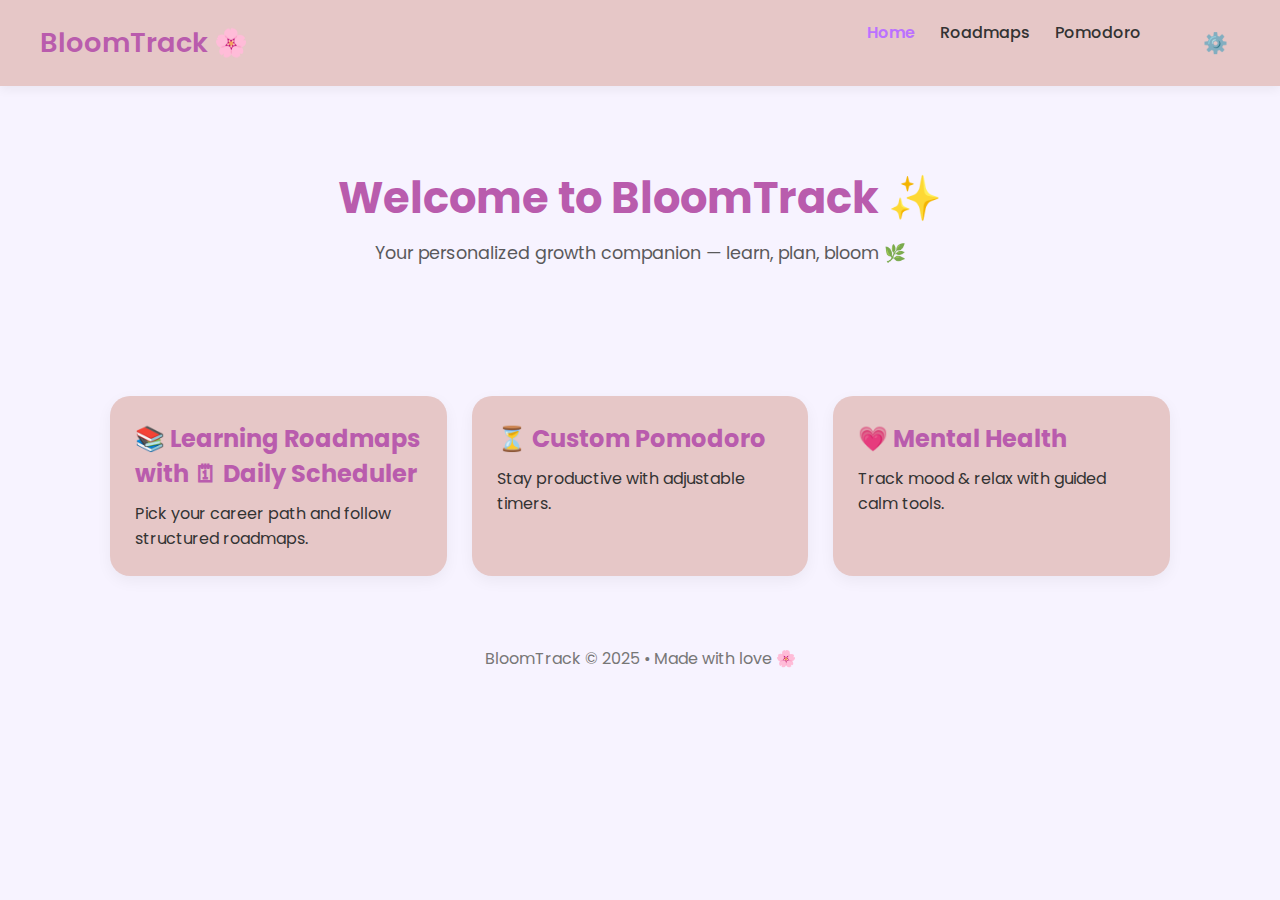
<file: index.html>
<!DOCTYPE html>
<html lang="en">
<head>
    <meta charset="UTF-8" />
    <meta name="viewport" content="width=device-width, initial-scale=1.0" />
    <title>BloomTrack • Dashboard</title>
    <link rel="stylesheet" href="css/style.css" />
    <link rel="stylesheet" href="global/theme.css">

</head>
<body>
   
   <header >  
<nav class="navbar">
        <div class="logo">BloomTrack 🌸</div>
        <ul class="nav-links">
            <li><a class="active" href="index.html">Home</a></li>
            <li><a href="pages/roadmap.html">Roadmaps</a></li>
            <li><a href="pages/pomodoro.html">Pomodoro</a></li>
            <div class="top-actions">
    </div>
 <button id="settingsBtn" class="settings-btn">⚙️</button>
        </ul>
    </nav>
    
   </header>

   <!-- 🌸 THEME POPUP -->
<div class="theme-popup" id="themePopup">
    <div class="theme-popup-content">
        <h3>Choose Theme ꉂ(˵˃ ᗜ ˂˵) </h3>
        <div class="theme-options">
            <button class="theme-choice" data-theme="default">BloomTrack</button>
            <button class="theme-choice" data-theme="sunset">Sunset </button>
            <button class="theme-choice" data-theme="night">Night</button>
        </div>

        <button id="closePopup" class="close-popup">Close</button>
    </div>
</div>
    

    <header class="hero">
        <h1>Welcome to BloomTrack ✨</h1>
        <p>Your personalized growth companion — learn, plan, bloom 🌿</p>
    </header>

    <section class="cards-container">
        <a href="pages/roadmap.html" class="card">
            <h2>📚 Learning Roadmaps with 🗓 Daily Scheduler</h2>
            <p>Pick your career path and follow structured roadmaps.</p>
        </a>

        <a href="pages/pomodoro.html" class="card">
            <h2>⏳ Custom Pomodoro</h2>
            <p>Stay productive with adjustable timers.</p>
        </a>

        <a href="pages/mental.html" class="card">
            <h2>💗 Mental Health</h2>
            <p>Track mood & relax with guided calm tools.</p>
        </a>
    </section>

    <footer class="footer">BloomTrack © 2025 • Made with love 🌸</footer>
    <script src="/global/theme.js"></script>
    <script src="js/main.js"></script>
</body>
</html>
</file>
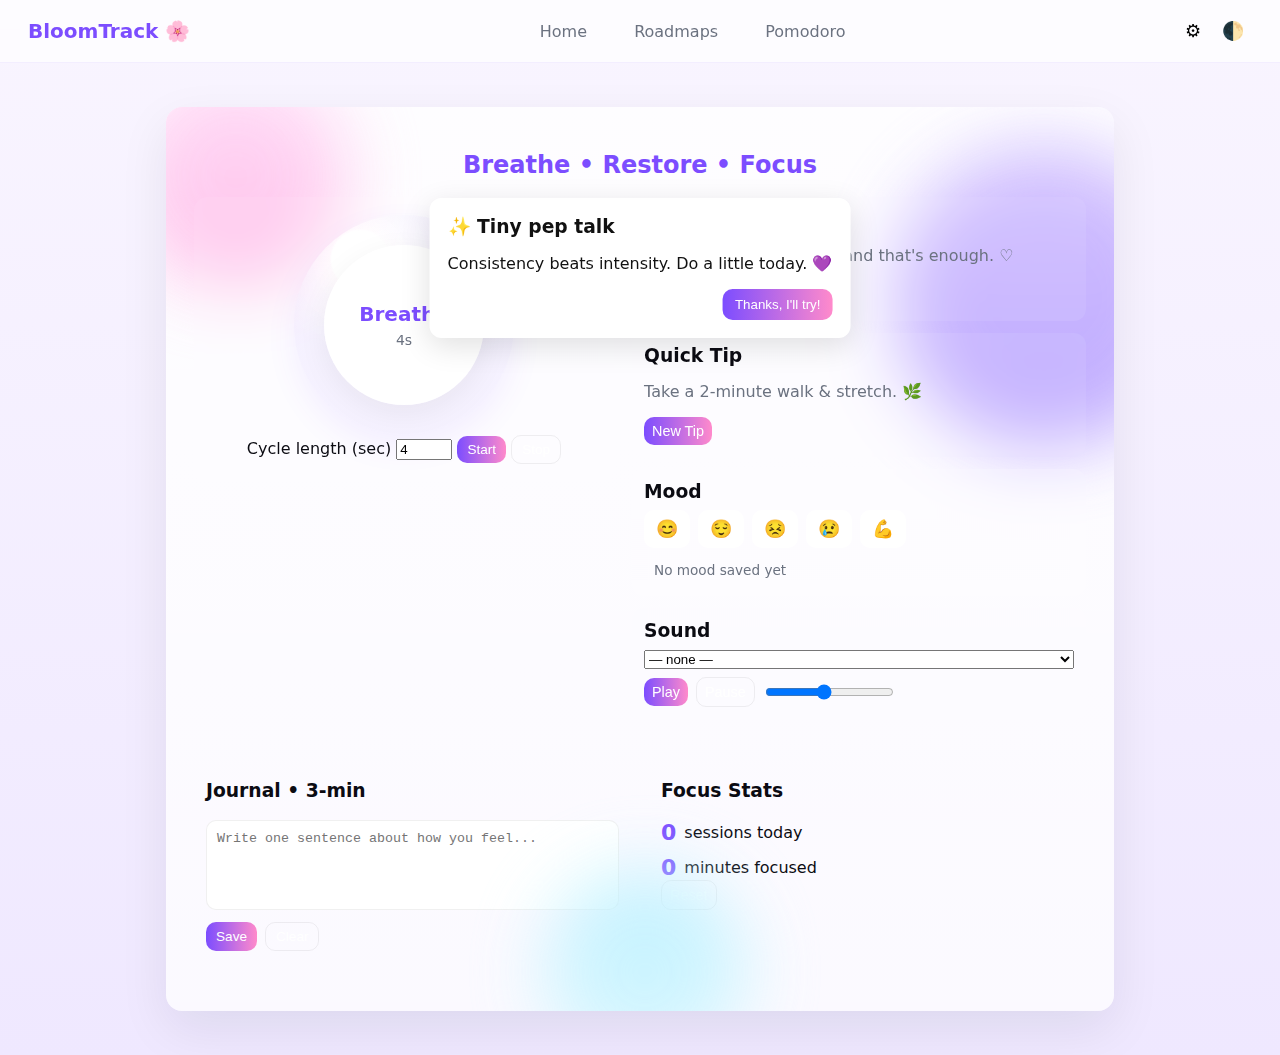
<file: pages/mental.html>
<!doctype html>
<html lang="en">
<head>
  <meta charset="utf-8" />
  <meta name="viewport" content="width=device-width,initial-scale=1" />
  <title>BloomTrack • Mental Wellness</title>
  <link rel="stylesheet" href="mental.css">
</head>
<body id="page-body">

  <!-- BLOOMTRACK HEADER -->
  <header class="bt-header">
    <div class="bt-left">
      <div class="bt-logo">BloomTrack <span class="flower">🌸</span></div>
    </div>
    <nav class="bt-nav">
      <a href="../index.html">Home</a>
      <a href="../pages/roadmaps.html">Roadmaps</a>
      <a href="../pages/pomodoro.html">Pomodoro</a>
    </nav>

    <div class="top-actions">
      <button id="openSettingsBtn" class="icon-btn" title="Settings">⚙</button>
      <button id="themeToggle" class="icon-btn" title="Toggle theme">🌓</button>
    </div>
  </header>

  <!-- motivational popup (shown on first open) -->
  <div id="motivationPopup" class="popup">
    <div class="popup-card">
      <h3>✨ Tiny pep talk</h3>
      <p id="motivationText">You are doing your best — that’s enough. 💖</p>
      <div class="popup-actions">
        <button id="closeMotivation" class="btn">Thanks, I'll try!</button>
      </div>
    </div>
  </div>

  <!-- MAIN CENTERED CARD -->
  <main class="wrap">
    <section class="card center-card">
      <h1 class="page-title">Breathe • Restore • Focus</h1>

      <!-- floating blobs (decor) -->
      <div class="blobs">
        <div class="blob b1"></div>
        <div class="blob b2"></div>
        <div class="blob b3"></div>
      </div>

      <!-- breathing widget + mood + sound controls -->
      <div class="focus-area">
        <div class="left-col">
          <!-- breathing circle -->
          <div class="breath-card">
            <div id="breathCircle" class="breath-circle">
              <div class="breath-inner">
                <div id="breathLabel" class="breath-label">Breathe</div>
                <div id="breathTimer" class="breath-timer">4s</div>
              </div>
            </div>
            <div class="breath-controls">
              <label>Cycle length (sec)</label>
              <input id="breathLength" type="number" min="2" max="10" value="4">
              <button id="startBreath" class="btn small">Start</button>
              <button id="stopBreath" class="btn ghost small">Stop</button>
            </div>
          </div>
        </div>

        <div class="right-col">
          <!-- affirmations & tips -->
          <div class="mini-card">
            <h3>Daily Affirmation</h3>
            <p id="affirmationText" class="muted">You are doing your best, and that's enough. ♡</p>
            <button id="newAffirmation" class="btn tiny">New Affirmation</button>
          </div>

          <div class="mini-card">
            <h3>Quick Tip</h3>
            <p id="tipText" class="muted">Take a 2-minute walk & stretch. 🌿</p>
            <button id="newTip" class="btn tiny">New Tip</button>
          </div>

          <div class="mini-card">
            <h3>Mood</h3>
            <div id="moodStrip" class="mood-strip">
              <button class="mood-btn" data-mood="happy">😊</button>
              <button class="mood-btn" data-mood="calm">😌</button>
              <button class="mood-btn" data-mood="stressed">😣</button>
              <button class="mood-btn" data-mood="sad">😢</button>
              <button class="mood-btn" data-mood="motivated">💪</button>
            </div>
            <div id="moodSaved" class="muted small">No mood saved yet</div>
          </div>

          <div class="mini-card">
            <h3>Sound</h3>
            <select id="soundSelect" class="full">
              <option value="">— none —</option>
              <option value="calm">Calm music</option>
              <option value="rain">Rain</option>
              <option value="piano">Piano</option>
              <option value="white">White noise</option>
              <option value="brown">Brown noise</option>
            </select>
            <div class="sound-row">
              <button id="playSound" class="btn tiny">Play</button>
              <button id="pauseSound" class="btn tiny ghost">Pause</button>
              <input id="soundVol" type="range" min="0" max="1" step="0.01" value="0.45">
            </div>
          </div>
        </div>
      </div>

      <!-- journal & quick-actions -->
      <div class="bottom-row">
        <div class="journal card-sm">
          <h3>Journal • 3-min</h3>
          <textarea id="journalInput" placeholder="Write one sentence about how you feel..."></textarea>
          <div class="row">
            <button id="saveJournal" class="btn small">Save</button>
            <button id="clearJournal" class="btn ghost small">Clear</button>
          </div>
          <div id="journalSaved" class="small muted"></div>
        </div>

        <div class="stats card-sm">
          <h3>Focus Stats</h3>
          <div class="stat"><strong id="sessionsCount">0</strong><span> sessions today</span></div>
          <div class="stat"><strong id="totalMinutes">0</strong><span> minutes focused</span></div>
          <button id="resetStats" class="btn tiny ghost">Reset</button>
        </div>
      </div>

    </section>
  </main>

  <!-- SETTINGS PANEL (popup like Pomodoro) -->
  <div id="settingsPanel" class="settings-panel" aria-hidden="true">
    <div class="settings-inner">
      <button id="closeSettings" class="close-x">✕</button>
      <h3>Settings</h3>

      <div class="panel-block">
        <label>Choose background</label>
        <select id="bgPreset">
          <option value="">— none —</option>
          <option value="/mnt/data/62e6082b-077a-46ca-9c8d-4c3fa8cd86b5.png">Lavender Field (sample)</option>
          <option value="/mnt/data/60234883-4bdd-43e9-b73c-58878def353c.png">Purple Clouds</option>
          <option value="/mnt/data/678b50a0-3461-4105-a251-57f4a3816d9f.png">Soft Gradient</option>
        </select>
        <div style="margin-top:8px">
          <label>Or upload image</label>
          <input id="uploadBg" type="file" accept="image/*">
        </div>
      </div>

      <div class="panel-block">
        <label>Background sound</label>
        <select id="panelSound">
          <option value="">— none —</option>
          <option value="calm">Calm music</option>
          <option value="rain">Rain</option>
          <option value="piano">Piano</option>
        </select>
        <div style="margin-top:8px">
          <label>Or upload audio</label>
          <input id="uploadAudio" type="file" accept="audio/*">
        </div>
      </div>

      <div class="panel-block">
        <label>Theme</label>
        <select id="themeSelect">
          <option value="bloom">BloomTrack (pastel)</option>
          <option value="calm">Moonlight (dark)</option>
          <option value="sunny">Sunset (warm)</option>
        </select>
      </div>

      <div class="panel-actions">
        <button id="saveSettingsBtn" class="btn">Save</button>
        <button id="cancelSettingsBtn" class="btn ghost">Cancel</button>
      </div>
    </div>
  </div>

  <!-- hidden audio elements -->
  <audio id="bgAudio" loop></audio>

  <script src="mental.js"></script>
</body>
</html>
</file>
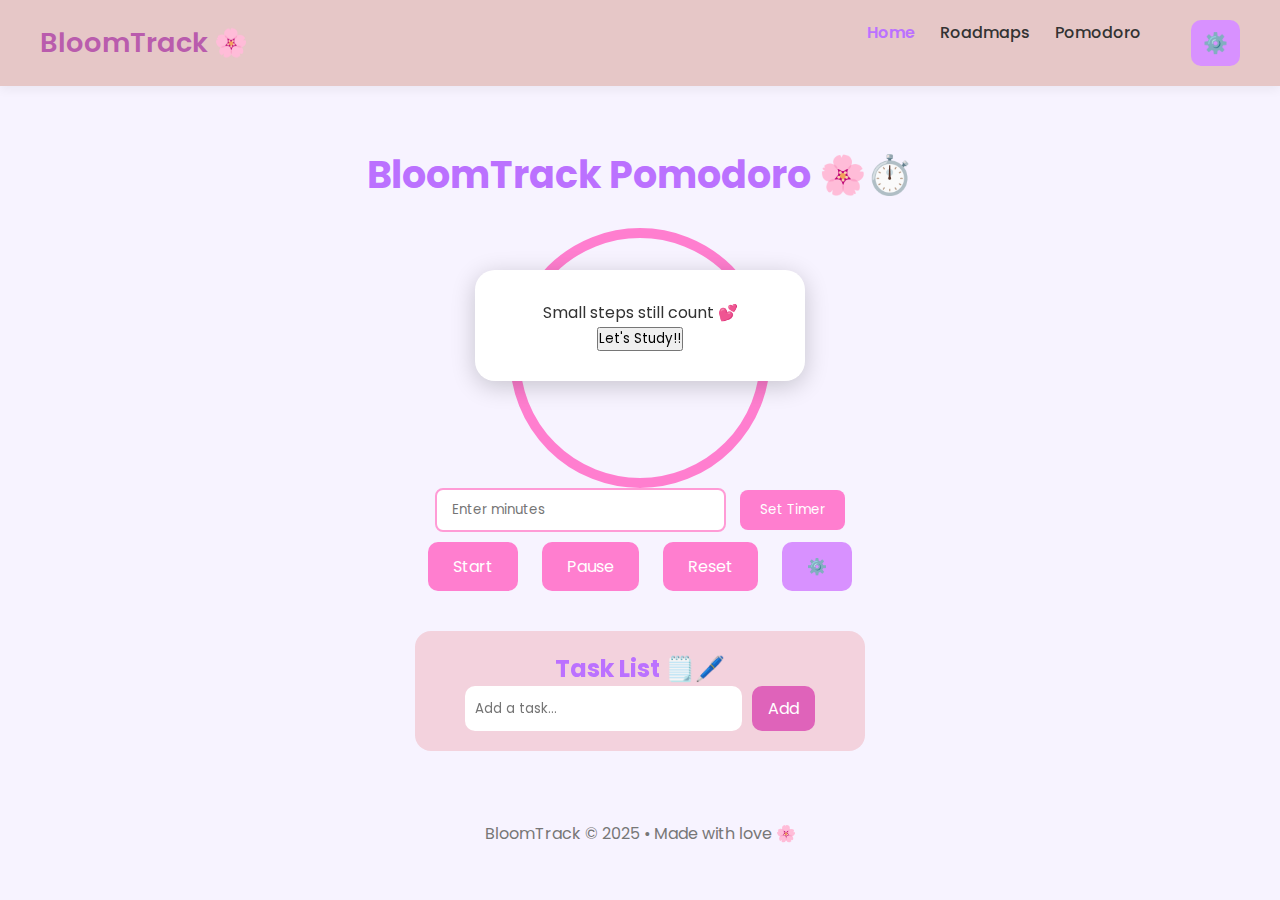
<file: pages/pomodoro.html>
<!DOCTYPE html>
<html lang="en">
<head>
    <meta charset="UTF-8">
    <meta name="viewport" content="width=device-width, initial-scale=1.0">
    <title>BloomTrack Pomodoro</title>
    <link rel="stylesheet" href="pomodoro.css">
     <link rel="stylesheet" href="../css/style.css" />
     <link rel="stylesheet" href="../global/theme.css">
</head>

<body>

    <!-- 🌸 BLOOMTRACK HEADER -->
     <header >  
<nav class="navbar">
        <div class="logo">BloomTrack 🌸</div>
        <ul class="nav-links">
            <li><a class="active" href="index.html">Home</a></li>
            <li><a href="../pages/roadmap.html">Roadmaps</a></li>
            <li><a href="../pages/pomodoro.html">Pomodoro</a></li>
            <div class="top-actions">
    </div>
 <button id="settingsBtn" class="settings-btn">⚙️</button>
        </ul>
    </nav>
    
   </header>

    <!-- 🌸 THEME POPUP -->
<div class="theme-popup" id="themePopup">
    <div class="theme-popup-content">
        <h3>Choose Theme ꉂ(˵˃ ᗜ ˂˵) </h3>
        <div class="theme-options">
            <button class="theme-choice" data-theme="default">BloomTrack</button>
            <button class="theme-choice" data-theme="sunset">Sunset </button>
            <button class="theme-choice" data-theme="night">Night</button>
        </div>

        <button id="closePopup" class="close-popup">Close</button>
    </div>
</div>
    

    <!-- ✨ Motivational Popup -->
    <div id="quotePopup" class="quote-popup">
        <p id="quoteText"></p>
        <button onclick="closeQuote()">Let's Study!!</button>
    </div>

    <!-- 🌸 MAIN POMODORO SECTION -->
    <section class="container">

        <h1 class="title">BloomTrack Pomodoro 🌸⏱️</h1>

        <!-- Round Timer -->
        <div class="timer-circle" id="timerCircle">
            <span id="timeDisplay">25:00</span>
        </div>

        <div class="inputs">
            <input type="number" id="customTime" placeholder="Enter minutes">
            <button onclick="setTimer()">Set Timer</button>
        </div>

        <!-- Buttons -->
        <div class="controls">
            <button onclick="startTimer()">Start</button>
            <button onclick="pauseTimer()">Pause</button>
            <button onclick="resetTimer()">Reset</button>
            <button class="settings-btn" onclick="openSettings()">⚙️</button>
        </div>

        <!-- 🌸 TASK LIST -->
       <div class="task-container">
            <h2>Task List 🗒️🖊️</h2>

            <div class="task-input-row">
                <input type="text" id="taskInput" placeholder="Add a task…" />
                <button id="addTaskBtn">Add</button>
            </div>

            <div id="taskList"></div>
        </div>

    </section>

    <!-- 🎨 SETTINGS POPUP -->
    <div id="settingsPanel" class="settings-panel">

        <h2>Customize ✨</h2>

        <label>Background Color</label>
        <div class="color-options">
            <div class="color-box c1" onclick="changeBG('#f5e8ff')"></div>
            <div class="color-box c2" onclick="changeBG('#ffe6f2')"></div>
            <div class="color-box c3" onclick="changeBG('#e9f7ff')"></div>
        </div>

        <label>Background Image</label>
        <input type="file" accept="image/*" onchange="uploadBG(event)">

        <label>Background Sound</label>
        <select id="soundSelect" onchange="changeSound()">
            <option value="">None</option>
            <option value="../rain.mp3" loop >Rain 🌧️</option>
            <option value="../lofi.mp3" loop>Lofi 🎧</option>
            <option value="../piano.mp3" loop>Piano 🎹</option>
            <option value="../brown.mp3" loop>Brown Noise 🌫️</option>
        </select>

        <button onclick="closeSettings()" class="close-btn">Close</button>
    </div>

    <audio id="endSound" src="../ding.mp3"></audio>
    <audio id="bgSound" loop></audio>

    <footer class="footer">BloomTrack © 2025 • Made with love 🌸</footer>
    <script src="pomodoro.js"></script>
     <script src="../global/theme.js"></script>
    
</body>
</html>
</file>
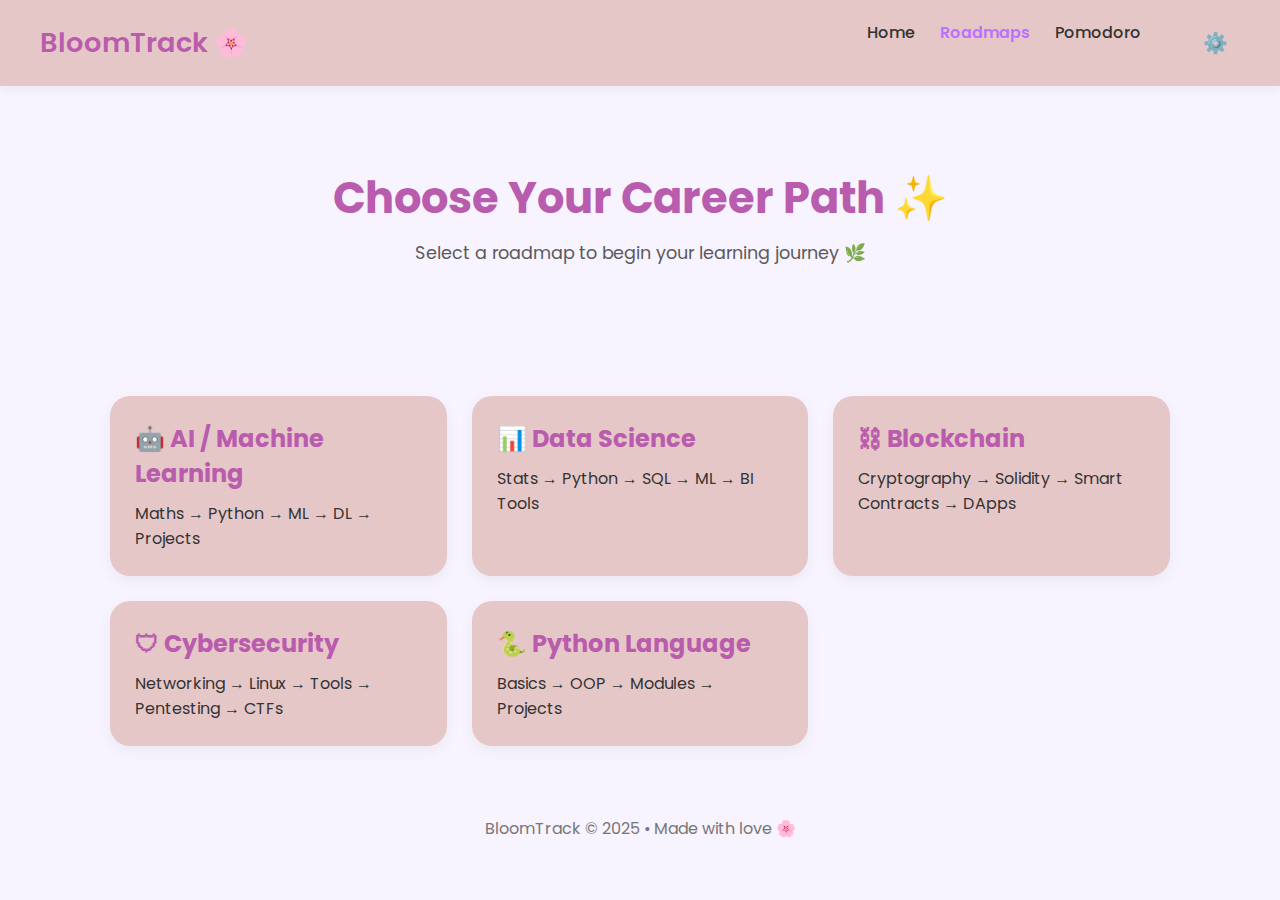
<file: pages/roadmap.html>
<!DOCTYPE html>
<html lang="en">
<head>
    <meta charset="UTF-8" />
    <meta name="viewport" content="width=device-width, initial-scale=1.0" />
    <title>BloomTrack • Learning Roadmaps</title>
    <link rel="stylesheet" href="../css/style.css" />
    <link rel="stylesheet" href="../global/theme.css">
</head>
<body>

<header>  
<nav class="navbar">
        <div class="logo">BloomTrack 🌸</div>
        <ul class="nav-links">
            <li><a href="../index.html">Home</a></li>
            <li><a class="active" href="../pages/roadmap.html">Roadmaps</a></li>
            <li><a href="../pages/pomodoro.html">Pomodoro</a></li>
            <div class="top-actions">
    </div>
 <button id="settingsBtn" class="settings-btn">⚙️</button>
        </ul>
    </nav>
    
   </header>

    <!-- 🌸 THEME POPUP -->
<div class="theme-popup" id="themePopup">
    <div class="theme-popup-content">
        <h3>Choose Theme ꉂ(˵˃ ᗜ ˂˵) </h3>
        <div class="theme-options">
            <button class="theme-choice" data-theme="default">BloomTrack</button>
            <button class="theme-choice" data-theme="sunset">Sunset </button>
            <button class="theme-choice" data-theme="night">Night</button>
        </div>

        <button id="closePopup" class="close-popup">Close</button>
    </div>
</div>

    <header class="hero small-hero">
        <h1>Choose Your Career Path ✨</h1>
        <p>Select a roadmap to begin your learning journey 🌿</p>
    </header>

    <section class="cards-container">
        <a class="card" href="../roads/aiml.html" onclick="openRoadmap('ai_ml')">
            <h2>🤖 AI / Machine Learning</h2>
            <p>Maths → Python → ML → DL → Projects</p>
        </a>

        <a class="card" href="../roads/ds.html" onclick="openRoadmap('data_science')">
            <h2>📊 Data Science</h2>
            <p>Stats → Python → SQL → ML → BI Tools</p>
        </a>

        <a class="card" href="../roads/bc.html" onclick="openRoadmap('blockchain')">
            <h2>⛓ Blockchain</h2>
            <p>Cryptography → Solidity → Smart Contracts → DApps</p>
        </a>

        <a class="card" href="../roads/cyber.html" onclick="openRoadmap('cybersecurity')">
            <h2>🛡 Cybersecurity</h2>
            <p>Networking → Linux → Tools → Pentesting → CTFs</p>
        </a>



        <a class="card" href="../roads/python.html" onclick="openRoadmap('python')">
            <h2>🐍 Python Language</h2>
            <p>Basics → OOP → Modules → Projects</p>
        </a>

       
    </section>

    </div>
     <footer class="footer">BloomTrack © 2025 • Made with love 🌸</footer>
    <script src="../js/roadmap.js"></script>
    <script src="../global/theme.js"></script>

</body>
</html>
</file>
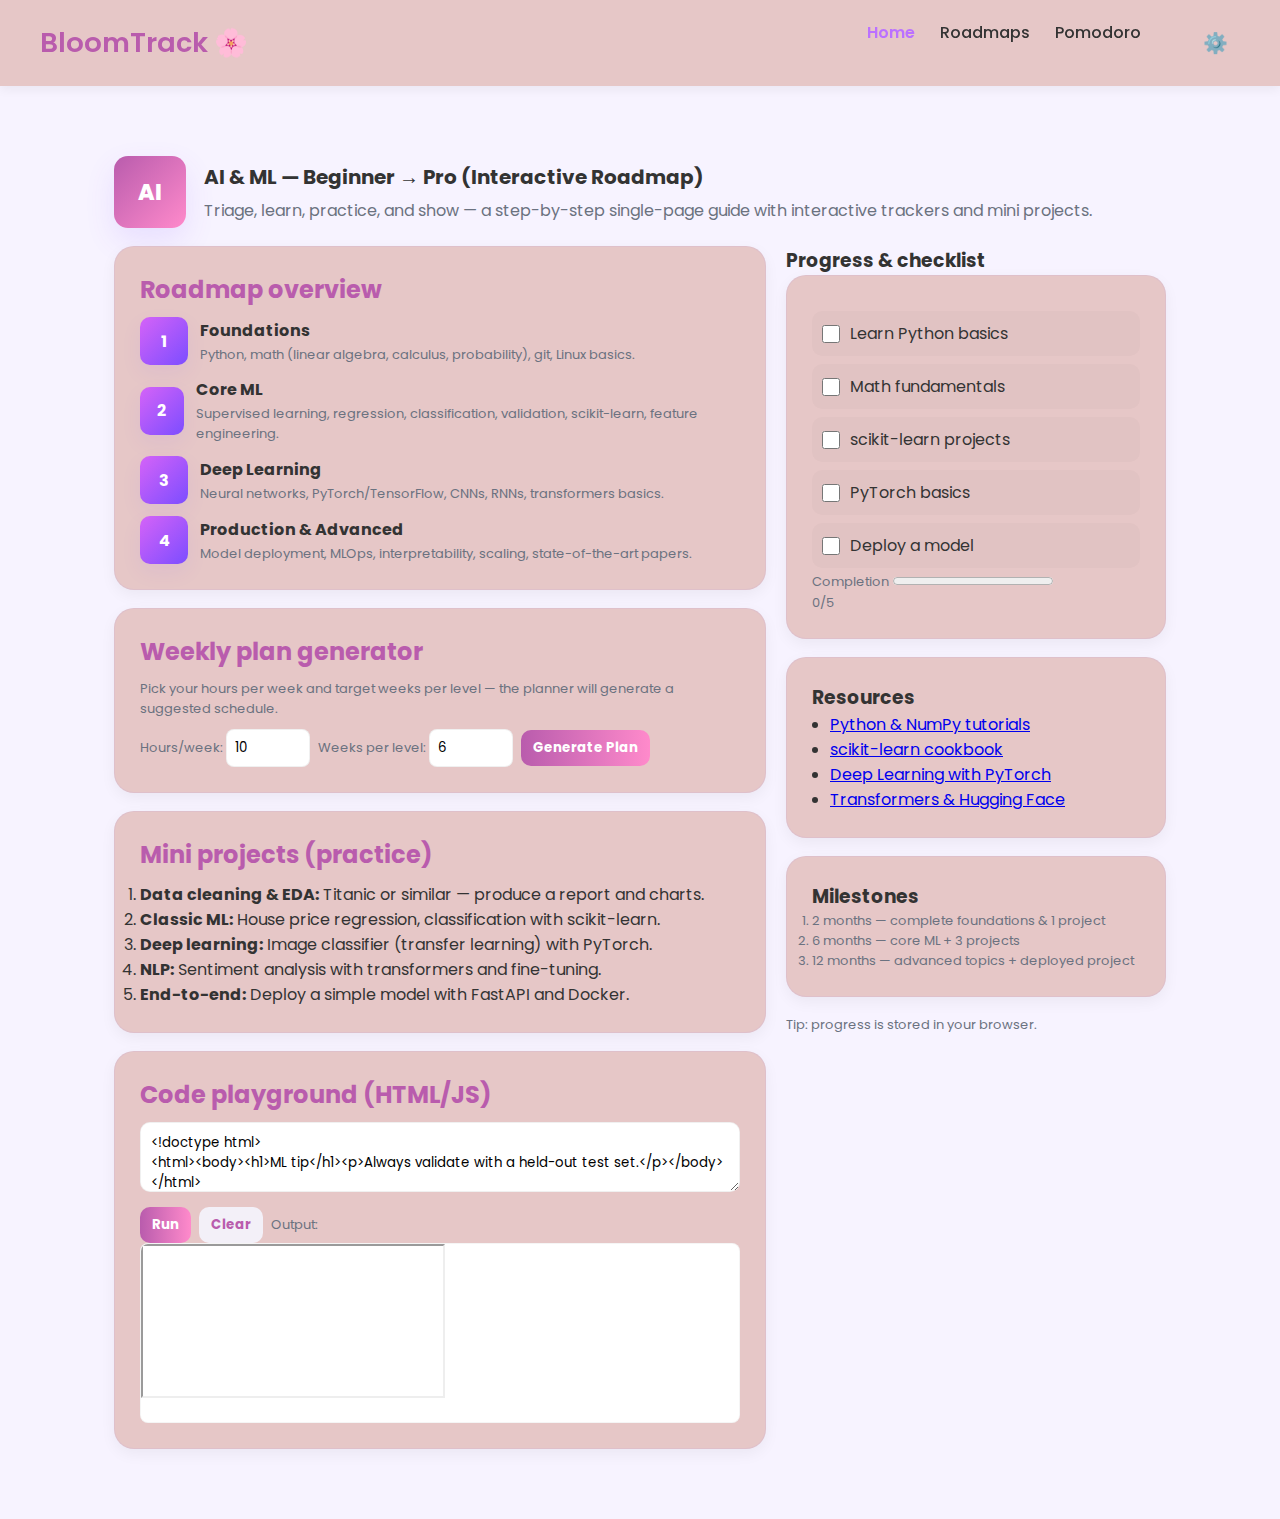
<file: roads/aiml.html>
<!doctype html>
<html lang="en">
<head>
  <meta charset="utf-8" />
  <meta name="viewport" content="width=device-width,initial-scale=1" />
  <title>AI & ML — Beginner → Pro Roadmap • BloomTrack</title>
  <link rel="stylesheet" href="aiml.css" />
  <link rel="stylesheet" href="../css/style.css">
  <link rel="stylesheet" href="../global/theme.css">
</head>
<body class="theme-bloom">

  <!-- BLOOMTRACK HEADER (Option A: Home · Roadmaps · Pomodoro) -->
   
   <header >  
<nav class="navbar">
        <div class="logo">BloomTrack 🌸</div>
        <ul class="nav-links">
            <li><a class="active" href="skyhaven.html">Home</a></li>
            <li><a href="../pages/roadmap.html">Roadmaps</a></li>
            <li><a href="../pages/pomodoro.html">Pomodoro</a></li>
            <div class="top-actions">
    </div>
 <button id="settingsBtn" class="settings-btn">⚙️</button>
        </ul>
    </nav>
    
   </header>

   <!-- 🌸 THEME POPUP -->
<div class="theme-popup" id="themePopup">
    <div class="theme-popup-content">
        <h3>Choose Theme ꉂ(˵˃ ᗜ ˂˵) </h3>
        <div class="theme-options">
            <button class="theme-choice" data-theme="default">BloomTrack</button>
            <button class="theme-choice" data-theme="sunset">Sunset </button>
            <button class="theme-choice" data-theme="night">Night</button>
        </div>

        <button id="closePopup" class="close-popup">Close</button>
    </div>
</div>

   

  <main class="container">
    <header class="page-header">
      <div class="page-col">
        <div class="page-logo">AI</div>
      </div>
      <div class="page-col page-info">
        <h1>AI &amp; ML — Beginner → Pro (Interactive Roadmap)</h1>
        <p class="lead">Triage, learn, practice, and show — a step-by-step single-page guide with interactive trackers and mini projects.</p>
      </div>
    </header>

    <div class="grid">
      <main>
        <section class="section card">
          <h2>Roadmap overview</h2>
          <div class="roadmap">
            <div class="level">
              <div class="bubble">1</div>
              <div>
                <h3>Foundations</h3>
                <p>Python, math (linear algebra, calculus, probability), git, Linux basics.</p>
              </div>
            </div>

            <div class="level">
              <div class="bubble">2</div>
              <div>
                <h3>Core ML</h3>
                <p>Supervised learning, regression, classification, validation, scikit-learn, feature engineering.</p>
              </div>
            </div>

            <div class="level">
              <div class="bubble">3</div>
              <div>
                <h3>Deep Learning</h3>
                <p>Neural networks, PyTorch/TensorFlow, CNNs, RNNs, transformers basics.</p>
              </div>
            </div>

            <div class="level">
              <div class="bubble">4</div>
              <div>
                <h3>Production & Advanced</h3>
                <p>Model deployment, MLOps, interpretability, scaling, state-of-the-art papers.</p>
              </div>
            </div>
          </div>
        </section>

        <section class="section card">
          <h2>Weekly plan generator</h2>
          <p class="muted">Pick your hours per week and target weeks per level — the planner will generate a suggested schedule.</p>
          <div class="planner-inputs">
            <label class="muted">Hours/week: <input id="hours" type="number" value="10" min="1"></label>
            <label class="muted">Weeks per level: <input id="weeks" type="number" value="6" min="1"></label>
            <button class="btn" id="planBtn">Generate Plan</button>
          </div>
          <div id="planResult" class="muted plan-result"></div>
        </section>

        <section class="section card">
          <h2>Mini projects (practice)</h2>
          <ol class="projects">
            <li><strong>Data cleaning & EDA:</strong> Titanic or similar — produce a report and charts.</li>
            <li><strong>Classic ML:</strong> House price regression, classification with scikit-learn.</li>
            <li><strong>Deep learning:</strong> Image classifier (transfer learning) with PyTorch.</li>
            <li><strong>NLP:</strong> Sentiment analysis with transformers and fine-tuning.</li>
            <li><strong>End-to-end:</strong> Deploy a simple model with FastAPI and Docker.</li>
          </ol>
        </section>

      
        <section class="section card">
          <h2>Code playground (HTML/JS)</h2>
          <div class="playground">
            <textarea id="playCode"></textarea>
            <div class="play-buttons">
              <button class="btn" id="runBtn">Run</button>
              <button class="btn clear" id="clearBtn">Clear</button>
              <small class="muted">Output:</small>
            </div>
            <div class="run-area"><iframe id="preview"></iframe></div>
          </div>
        </section>
      </main>

      <aside>
        <section class="section">
          <h3>Progress & checklist</h3>
          <div class="card inner-card">
            <div class="checklist" id="checklist">
              <label class="check"><input type="checkbox" data-key="c1"> Learn Python basics</label>
              <label class="check"><input type="checkbox" data-key="c2"> Math fundamentals</label>
              <label class="check"><input type="checkbox" data-key="c3"> scikit-learn projects</label>
              <label class="check"><input type="checkbox" data-key="c4"> PyTorch basics</label>
              <label class="check"><input type="checkbox" data-key="c5"> Deploy a model</label>
            </div>

            <div class="progress-wrap">
              <label class="muted">Completion</label>
              <progress id="progress" value="0" max="5"></progress>
              <div id="progressText" class="muted progress-text">0/5</div>
            </div>
          </div>
        </section>

        <section class="section card resources">
          <h3>Resources</h3>
          <ul>
            <li><a href="https://youtu.be/UrsmFxEIp5k?si=VWAAwUQ_v9XHCtpe" target="_blank">Python & NumPy tutorials</a></li>
            <li><a href="https://youtu.be/0B5eIE_1vpU?si=8XWaCjpA6sQI3Nov" target="_blank">scikit-learn cookbook</a></li>
            <li><a href="https://youtu.be/V_xro1bcAuA?si=72ehkoKWNFcpRozU" target="_blank">Deep Learning with PyTorch</a></li>
            <li><a href="https://youtu.be/b665B04CWkI?si=SnkJYObnki_BQZbo" target="_blank">Transformers & Hugging Face</a></li>
          </ul>
        </section>

        <section class="section card">
          <h3>Milestones</h3>
          <ol class="muted">
            <li>2 months — complete foundations & 1 project</li>
            <li>6 months — core ML + 3 projects</li>
            <li>12 months — advanced topics + deployed project</li>
          </ol>
        </section>

        <footer class="muted">Tip: progress is stored in your browser.</footer>
      </aside>
    </div>
  </main>

  <!-- THEME POPUP (small pinteresty popup) -->
  <div id="themePopup" class="theme-popup" aria-hidden="true">
    <div class="theme-popup-content">
      <h4>Theme</h4>
      <div class="theme-options">
        <button class="theme-choice" data-theme="bloom">BloomTrack</button>
        <button class="theme-choice" data-theme="sunset">Sunset</button>
        <button class="theme-choice" data-theme="night">Night</button>
      </div>
      <button id="closeTheme" class="btn ghost">Close</button>
    </div>
  </div>
 
  <script defer src="aiml.js"></script>
  <script src="../global/theme.js"></script>

</body>
</html>
</file>
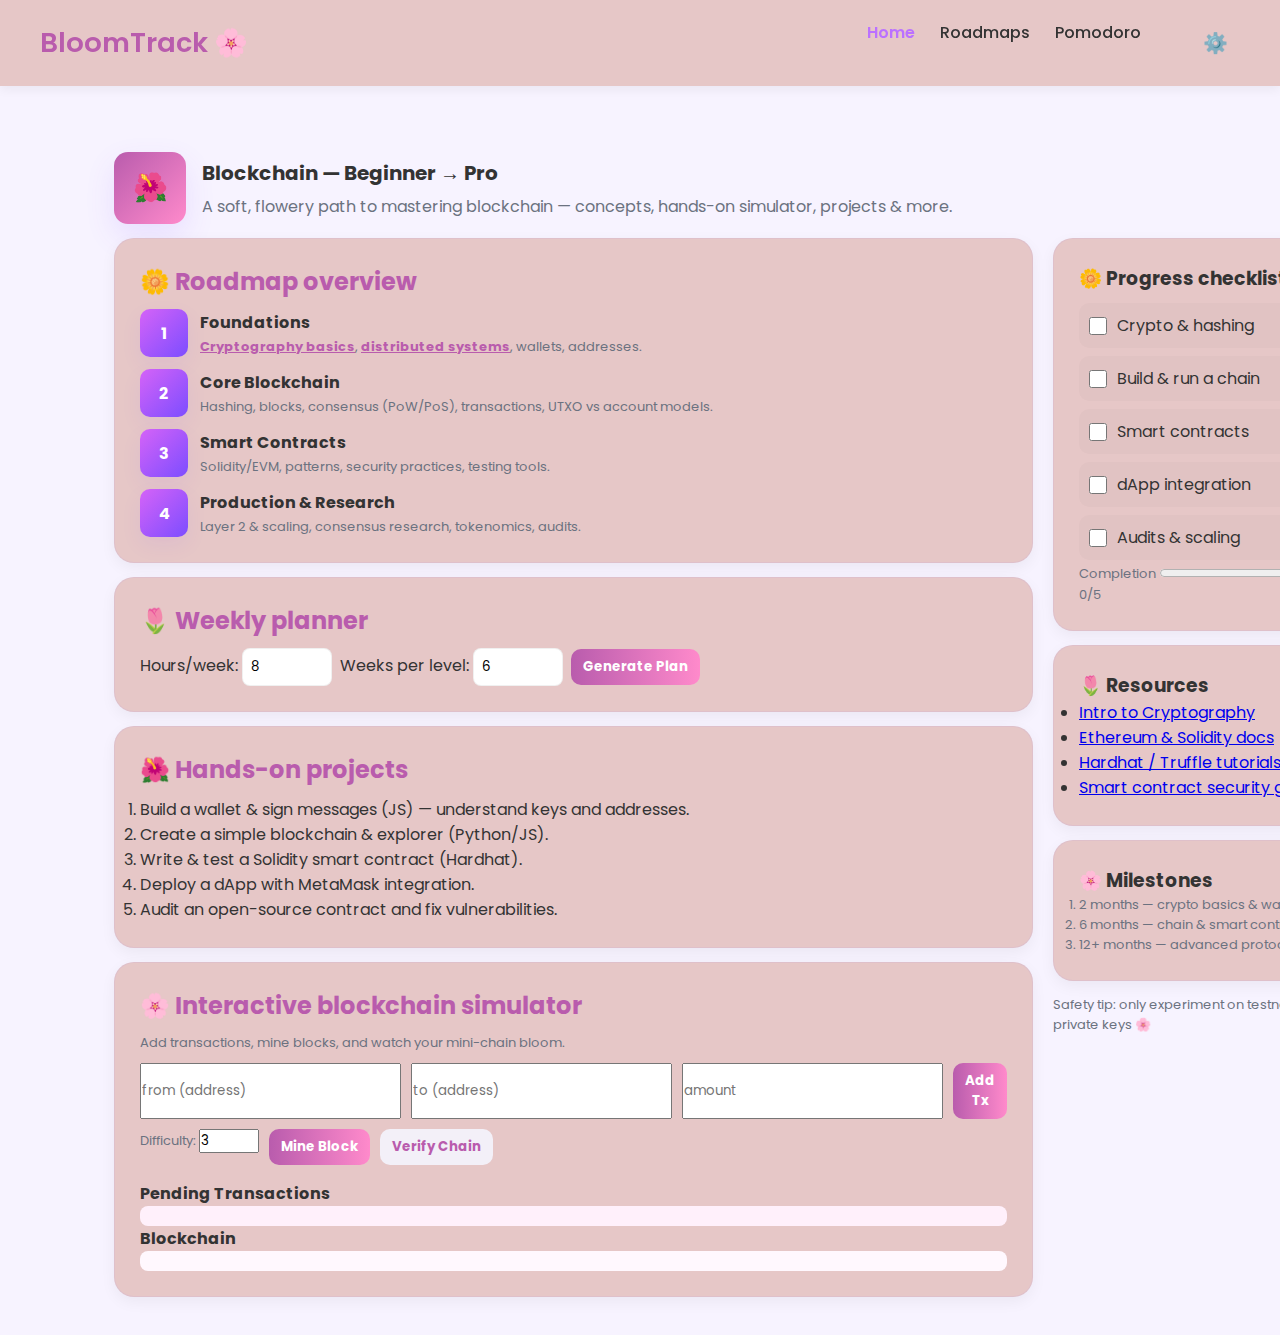
<file: roads/bc.html>
<!doctype html>
<html lang="en">
<head>
  <meta charset="utf-8" />
  <meta name="viewport" content="width=device-width,initial-scale=1" />
  <title>Blockchain — BloomTrack Roadmap</title>

  <link rel="stylesheet" href="bc.css">
   <link rel="stylesheet" href="../global/theme.css">
  <link rel="stylesheet" href="../css/style.css">
</head>
<body class="theme-bloom">

  <!-- BLOOMTRACK HEADER (Option A: Home · Roadmaps · Pomodoro) -->
   
   <header >  
<nav class="navbar">
        <div class="logo">BloomTrack 🌸</div>
        <ul class="nav-links">
            <li><a class="active" href="skyhaven.html">Home</a></li>
            <li><a href="../pages/roadmap.html">Roadmaps</a></li>
            <li><a href="../pages/pomodoro.html">Pomodoro</a></li>
            <div class="top-actions">
    </div>
 <button id="settingsBtn" class="settings-btn">⚙️</button>
        </ul>
    </nav>
    
   </header>

   <!-- 🌸 THEME POPUP -->
<div class="theme-popup" id="themePopup">
    <div class="theme-popup-content">
        <h3>Choose Theme ꉂ(˵˃ ᗜ ˂˵) </h3>
        <div class="theme-options">
            <button class="theme-choice" data-theme="default">BloomTrack</button>
            <button class="theme-choice" data-theme="sunset">Sunset </button>
            <button class="theme-choice" data-theme="night">Night</button>
        </div>

        <button id="closePopup" class="close-popup">Close</button>
    </div>
</div>
    
   </header>
  <main class="container">
    <!-- page hero (kept simple to match BloomTrack) -->
    <section class="page-hero">
      <div class="page-logo">🌺</div>
      <div class="page-info">
        <h1>Blockchain — Beginner → Pro</h1>
        <p class="lead">A soft, flowery path to mastering blockchain — concepts, hands-on simulator, projects & more.</p>
      </div>
    </section>

    <div class="grid">
      <main class="content">

        <!-- ROADMAP -->
        <section class="card">
          <h2>🌼 Roadmap overview</h2>
          <div class="roadmap">
            <div class="level">
              <div class="bubble">1</div>
              <div>
                <h3>Foundations</h3>
                <p>
                  <a href="https://www.cloudflare.com/learning/cryptography/" target="_blank">Cryptography basics</a>,
                  <a href="https://www.geeksforgeeks.org/distributed-systems/" target="_blank">distributed systems</a>,
                  wallets, addresses.
                </p>
              </div>
            </div>

            <div class="level">
              <div class="bubble">2</div>
              <div>
                <h3>Core Blockchain</h3>
                <p>Hashing, blocks, consensus (PoW/PoS), transactions, UTXO vs account models.</p>
              </div>
            </div>

            <div class="level">
              <div class="bubble">3</div>
              <div>
                <h3>Smart Contracts</h3>
                <p>Solidity/EVM, patterns, security practices, testing tools.</p>
              </div>
            </div>

            <div class="level">
              <div class="bubble">4</div>
              <div>
                <h3>Production & Research</h3>
                <p>Layer 2 & scaling, consensus research, tokenomics, audits.</p>
              </div>
            </div>
          </div>
        </section>

        <!-- PLANNER -->
        <section class="card">
          <h2>🌷 Weekly planner</h2>
          <div class="planner-inputs">
            <label>Hours/week: <input id="hours" type="number" value="8" min="1"></label>
            <label>Weeks per level: <input id="weeks" type="number" value="6" min="1"></label>
            <button class="btn" id="planBtn">Generate Plan</button>
          </div>
          <div id="planResult" class="muted"></div>
        </section>

        <!-- PROJECTS -->
        <section class="card">
          <h2>🌺 Hands-on projects</h2>
          <ol class="projects">
            <li>Build a wallet & sign messages (JS) — understand keys and addresses.</li>
            <li>Create a simple blockchain & explorer (Python/JS).</li>
            <li>Write & test a Solidity smart contract (Hardhat).</li>
            <li>Deploy a dApp with MetaMask integration.</li>
            <li>Audit an open-source contract and fix vulnerabilities.</li>
          </ol>
        </section>

        <!-- SIMULATOR -->
        <section class="card">
          <h2>🌸 Interactive blockchain simulator</h2>
          <p class="muted">Add transactions, mine blocks, and watch your mini-chain bloom.</p>

          <div class="sim-row">
            <input id="txFrom" placeholder="from (address)" />
            <input id="txTo" placeholder="to (address)" />
            <input id="txAmount" placeholder="amount" type="number" />
            <button class="btn" id="addTx">Add Tx</button>
          </div>

          <div class="sim-row">
            <label class="muted">Difficulty:
              <input id="difficulty" type="number" value="3" min="1" max="6">
            </label>
            <button class="btn" id="mineBtn">Mine Block</button>
            <button class="btn clear" id="verifyBtn">Verify Chain</button>
            <div id="simFeedback" class="muted"></div>
          </div>

          <div class="sim-area">
            <h4>Pending Transactions</h4>
            <ul id="pendingList" class="pending"></ul>

            <h4>Blockchain</h4>
            <div id="chainWrap" class="chain-wrap"></div>
          </div>
        </section>

      </main>

      <aside class="sidebar">
        <section class="card">
          <h3>🌼 Progress checklist</h3>
          <div class="checklist" id="checklist">
            <label class="check"><input type="checkbox" data-key="c1"> Crypto & hashing</label>
            <label class="check"><input type="checkbox" data-key="c2"> Build & run a chain</label>
            <label class="check"><input type="checkbox" data-key="c3"> Smart contracts</label>
            <label class="check"><input type="checkbox" data-key="c4"> dApp integration</label>
            <label class="check"><input type="checkbox" data-key="c5"> Audits & scaling</label>
          </div>

          <div class="progress-wrap">
            <label class="muted">Completion</label>
            <progress id="progress" value="0" max="5"></progress>
            <div id="progressText" class="muted">0/5</div>
          </div>
        </section>

        <section class="card resources">
          <h3>🌷 Resources</h3>
          <ul>
            <li><a href="https://youtu.be/C7vmouDOJYM" target="_blank">Intro to Cryptography</a></li>
            <li><a href="https://youtu.be/RQzuQb0dfBM" target="_blank">Ethereum & Solidity docs</a></li>
            <li><a href="https://youtu.be/9kuynHcM3UA" target="_blank">Hardhat / Truffle tutorials</a></li>
            <li><a href="https://youtu.be/wHFO8D2tU4o" target="_blank">Smart contract security guides</a></li>
          </ul>
        </section>

        <section class="card">
          <h3>🌸 Milestones</h3>
          <ol class="muted">
            <li>2 months — crypto basics & wallet</li>
            <li>6 months — chain & smart contracts</li>
            <li>12+ months — advanced protocols, audits</li>
          </ol>
        </section>

        <footer class="muted small">Safety tip: only experiment on testnets. Never share private keys 🌸</footer>
      </aside>
    </div>
  </main>
   

  <script src="bc.js"></script>
  <script src="../global/theme.js"></script>
</body>
</html>
</file>
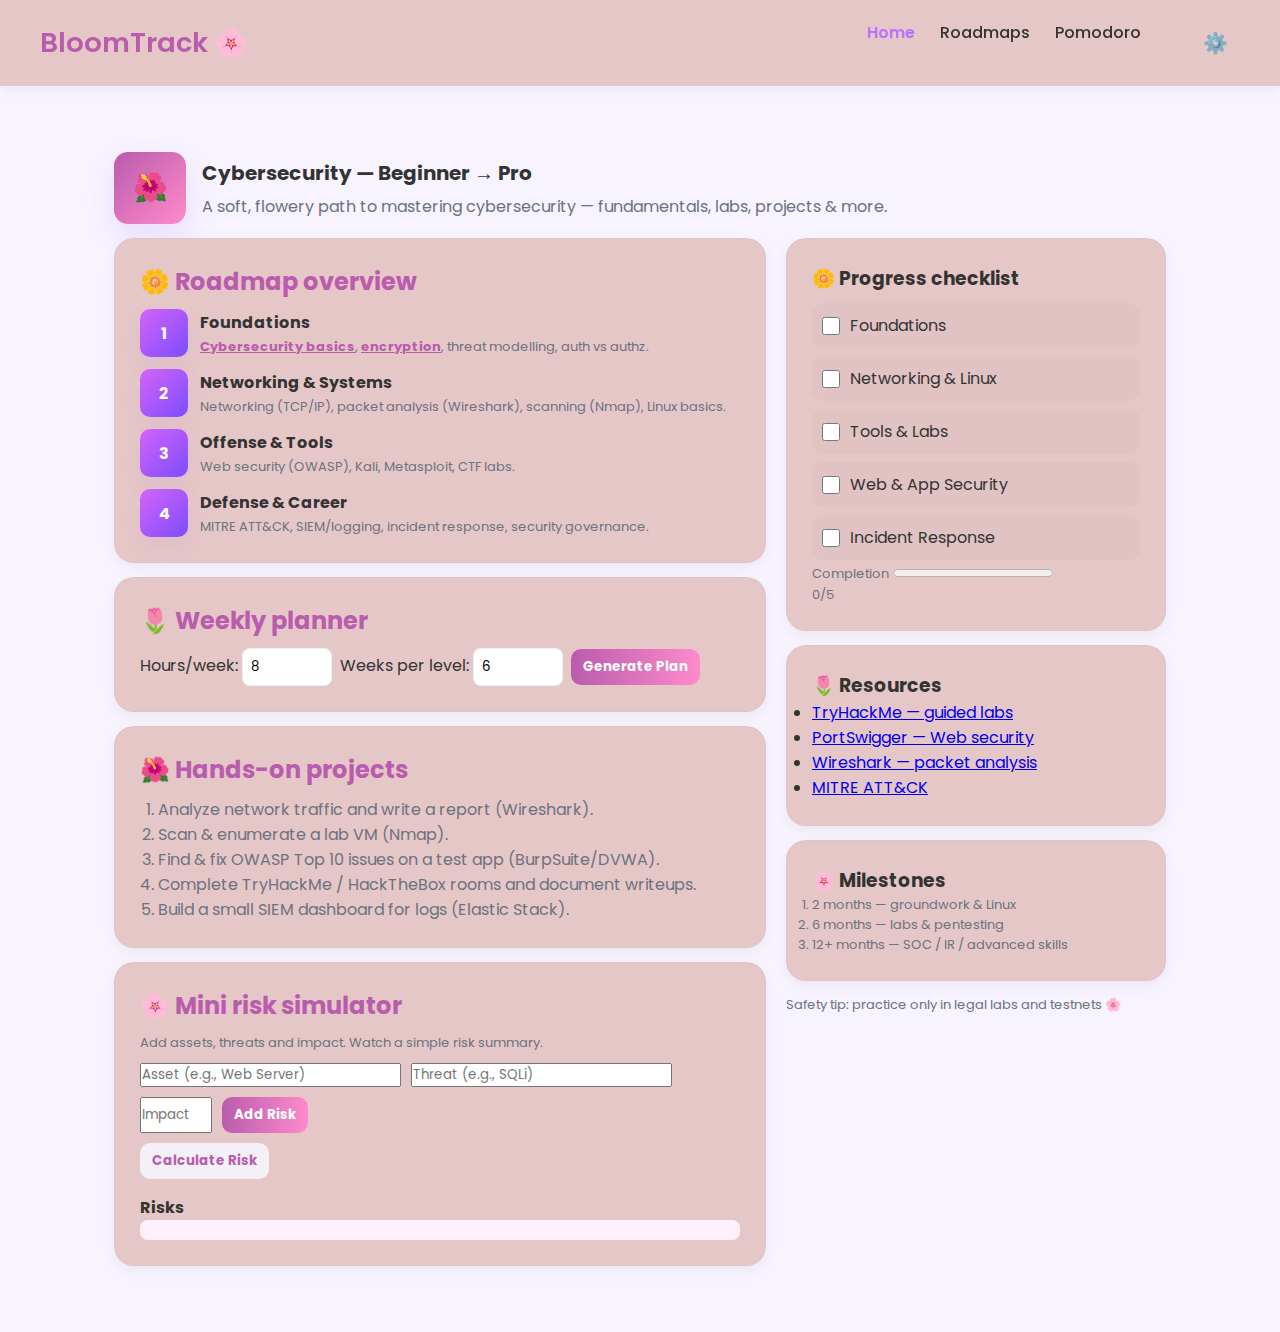
<file: roads/cyber.html>
<!doctype html>
<html lang="en">
<head>
  <meta charset="utf-8" />
  <meta name="viewport" content="width=device-width,initial-scale=1" />
  <title>Cybersecurity — BloomTrack Roadmap</title>

  <link rel="stylesheet" href="cyber.css">
  <link rel="stylesheet" href="../global/theme.css">
  <link rel="stylesheet" href="../css/style.css">
</head>

<body class="theme-bloom">

   <header >  
<nav class="navbar">
        <div class="logo">BloomTrack 🌸</div>
        <ul class="nav-links">
            <li><a class="active" href="../index.html">Home</a></li>
            <li><a href="../pages/roadmap.html">Roadmaps</a></li>
            <li><a href="../pages/pomodoro.html">Pomodoro</a></li>
            <div class="top-actions">
    </div>
<button id="settingsBtn" class="settings-btn">⚙️</button>
        </ul>
    </nav>
    
   </header>

   <!-- 🌸 THEME POPUP -->
<div class="theme-popup" id="themePopup">
    <div class="theme-popup-content">
        <h3>Choose Theme ꉂ(˵˃ ᗜ ˂˵) </h3>
        <div class="theme-options">
            <button class="theme-choice" data-theme="default">BloomTrack</button>
            <button class="theme-choice" data-theme="sunset">Sunset </button>
            <button class="theme-choice" data-theme="night">Night</button>
        </div>
        
        <button id="closePopup" class="close-popup">Close</button>
    </div>
</div>

  <main class="container">
    <!-- page hero -->
    <section class="page-hero">
      <div class="page-logo">🌺</div>
      <div class="page-info">
        <h1>Cybersecurity — Beginner → Pro</h1>
        <p class="lead">A soft, flowery path to mastering cybersecurity — fundamentals, labs, projects & more.</p>
      </div>
    </section>

    <div class="grid">
      <main class="content">

        <!-- ROADMAP -->
        <section class="card">
          <h2>🌼 Roadmap overview</h2>
          <div class="roadmap">
            <div class="level">
              <div class="bubble">1</div>
              <div>
                <h3>Foundations</h3>
                <p>
                  <a href="https://www.cloudflare.com/learning/security/what-is-cyber-security/" target="_blank">Cybersecurity basics</a>,
                  <a href="https://www.cloudflare.com/learning/ssl/what-is-ssl/" target="_blank">encryption</a>,
                  threat modelling, auth vs authz.
                </p>
              </div>
            </div>

            <div class="level">
              <div class="bubble">2</div>
              <div>
                <h3>Networking & Systems</h3>
                <p>Networking (TCP/IP), packet analysis (Wireshark), scanning (Nmap), Linux basics.</p>
              </div>
            </div>

            <div class="level">
              <div class="bubble">3</div>
              <div>
                <h3>Offense & Tools</h3>
                <p>Web security (OWASP), Kali, Metasploit, CTF labs.</p>
              </div>
            </div>

            <div class="level">
              <div class="bubble">4</div>
              <div>
                <h3>Defense & Career</h3>
                <p>MITRE ATT&CK, SIEM/logging, incident response, security governance.</p>
              </div>
            </div>
          </div>
        </section>

        <!-- PLANNER -->
        <section class="card">
          <h2>🌷 Weekly planner</h2>
          <div class="planner-inputs">
            <label>Hours/week: <input id="hours" type="number" value="8" min="1"></label>
            <label>Weeks per level: <input id="weeks" type="number" value="6" min="1"></label>
            <button class="btn" id="planBtn">Generate Plan</button>
          </div>
          <div id="planResult" class="muted"></div>
        </section>

        <!-- PROJECTS -->
        <section class="card">
          <h2>🌺 Hands-on projects</h2>
          <ol class="projects">
            <li>Analyze network traffic and write a report (Wireshark).</li>
            <li>Scan & enumerate a lab VM (Nmap).</li>
            <li>Find & fix OWASP Top 10 issues on a test app (BurpSuite/DVWA).</li>
            <li>Complete TryHackMe / HackTheBox rooms and document writeups.</li>
            <li>Build a small SIEM dashboard for logs (Elastic Stack).</li>
          </ol>
        </section>

        <!-- SIMULATOR -->
        <section class="card">
          <h2>🌸 Mini risk simulator</h2>
          <p class="muted">Add assets, threats and impact. Watch a simple risk summary.</p>

          <div class="sim-row">
            <input id="asset" placeholder="Asset (e.g., Web Server)" />
            <input id="threat" placeholder="Threat (e.g., SQLi)" />
            <input id="impact" placeholder="Impact (1-10)" type="number" min="1" max="10" />
            <button class="btn" id="addRisk">Add Risk</button>
          </div>

          <div class="sim-row">
            <button class="btn clear" id="calcRisk">Calculate Risk</button>
            <div id="simFeedback" class="muted" aria-live="polite"></div>
          </div>

          <div class="sim-area">
            <h4>Risks</h4>
            <ul id="riskList" class="pending"></ul>
          </div>
        </section>

      </main>

      <aside class="sidebar">
        <section class="card">
          <h3>🌼 Progress checklist</h3>
          <div class="checklist" id="checklist">
            <label class="check"><input type="checkbox" data-key="c1"> Foundations</label>
            <label class="check"><input type="checkbox" data-key="c2"> Networking & Linux</label>
            <label class="check"><input type="checkbox" data-key="c3"> Tools & Labs</label>
            <label class="check"><input type="checkbox" data-key="c4"> Web & App Security</label>
            <label class="check"><input type="checkbox" data-key="c5"> Incident Response</label>
          </div>

          <div class="progress-wrap">
            <label class="muted">Completion</label>
            <progress id="progress" value="0" max="5"></progress>
            <div id="progressText" class="muted">0/5</div>
          </div>
        </section>

        <section class="card resources">
          <h3>🌷 Resources</h3>
          <ul>
            <li><a href="https://tryhackme.com/" target="_blank">TryHackMe — guided labs</a></li>
            <li><a href="https://portswigger.net/web-security" target="_blank">PortSwigger — Web security</a></li>
            <li><a href="https://www.wireshark.org/" target="_blank">Wireshark — packet analysis</a></li>
            <li><a href="https://attack.mitre.org" target="_blank">MITRE ATT&CK</a></li>
          </ul>
        </section>

        <section class="card">
          <h3>🌸 Milestones</h3>
          <ol class="muted">
            <li>2 months — groundwork & Linux</li>
            <li>6 months — labs & pentesting</li>
            <li>12+ months — SOC / IR / advanced skills</li>
          </ol>
        </section>

        <footer class="muted small">Safety tip: practice only in legal labs and testnets 🌸</footer>
      </aside>
    </div>
  </main>

  <script defer src="cyber.js"></script>
  <script src="../global/theme.js"></script>
</body>
</html>
</file>
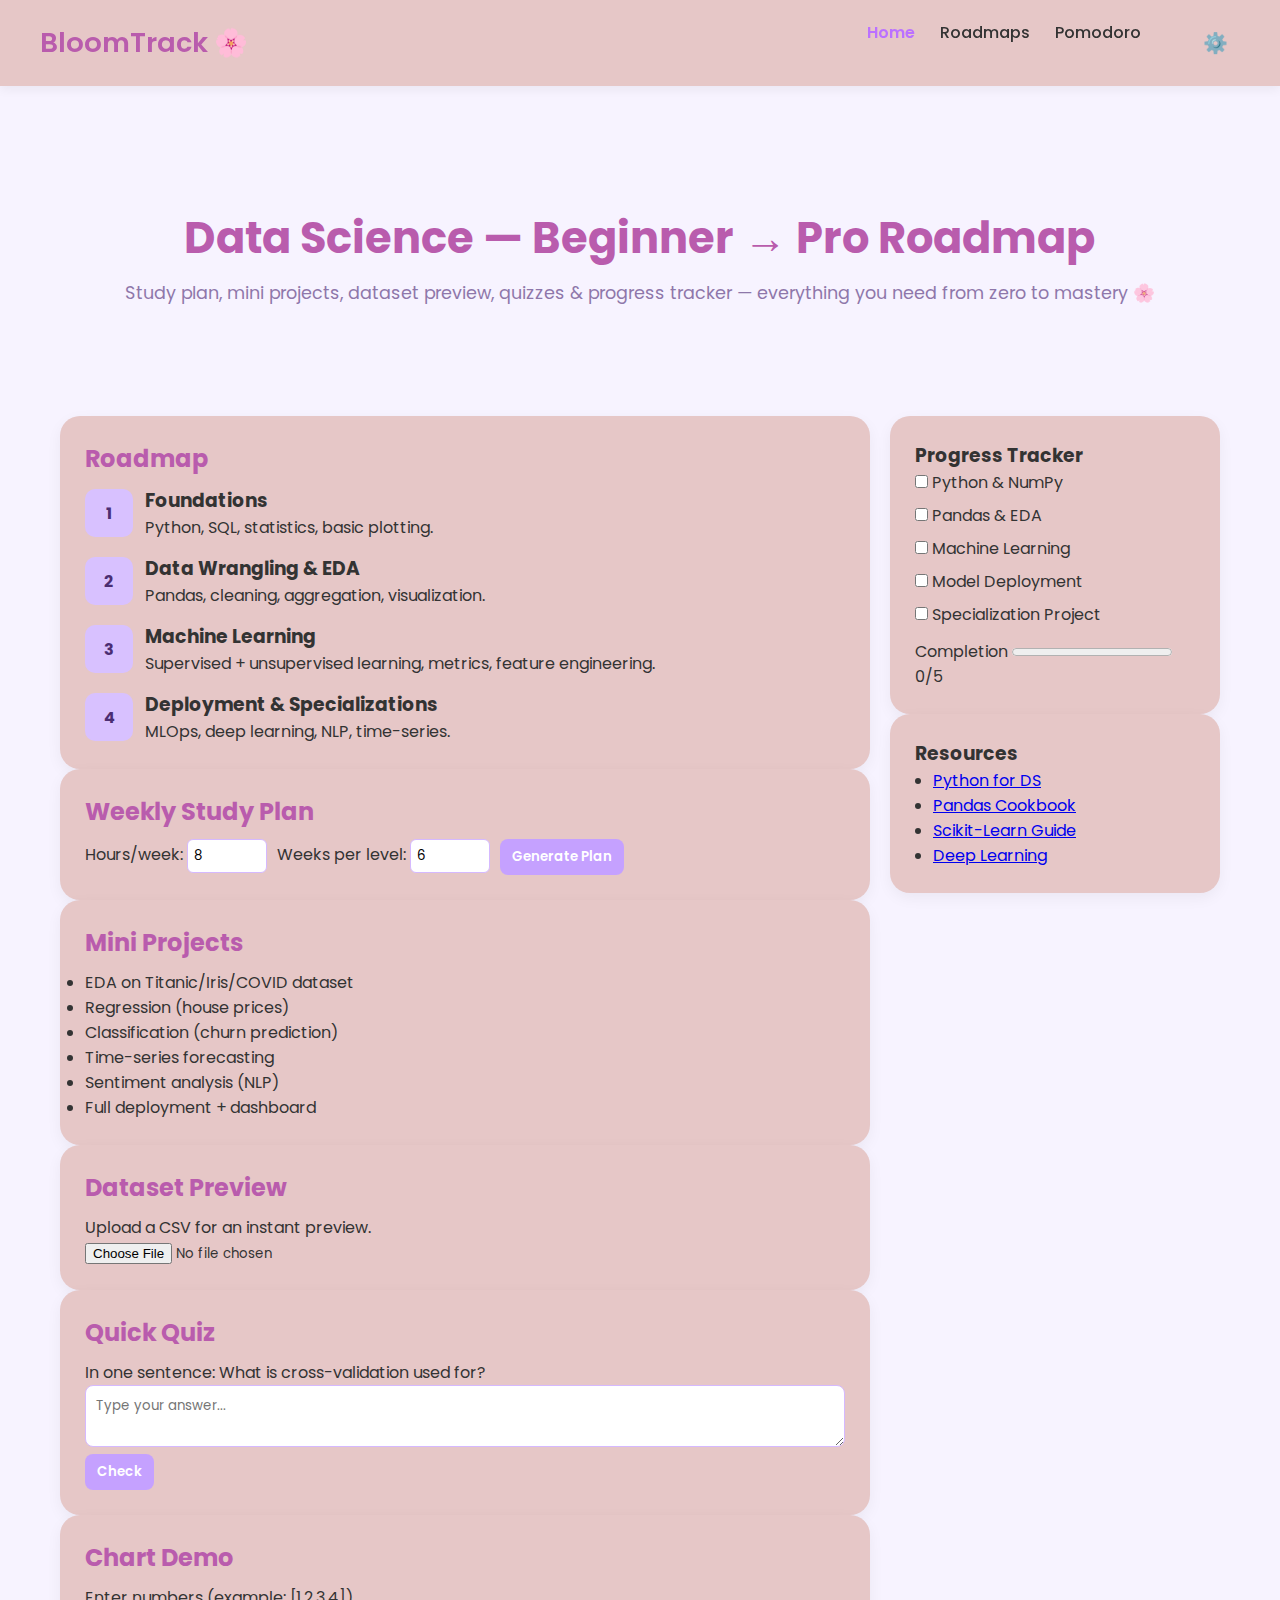
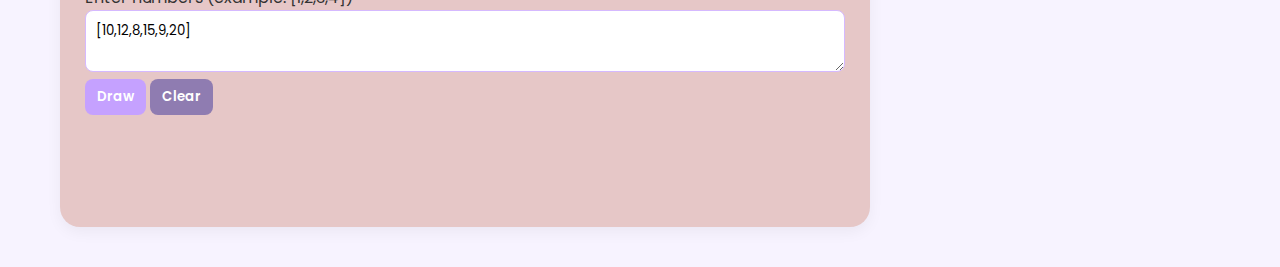
<file: roads/ds.html>
<!DOCTYPE html>
<html lang="en">
<head>
  <meta charset="UTF-8" />
  <meta name="viewport" content="width=device-width, initial-scale=1.0" />
  <title>BloomTrack — Data Science Roadmap</title>
  <link rel="stylesheet" href="ds.css">
  <link rel="stylesheet" href="../global/theme.css">
  <link rel="stylesheet" href="../css/style.css">

</head>
<body class="theme-bloom">

  <!-- BLOOMTRACK HEADER (Option A: Home · Roadmaps · Pomodoro) -->
   
   <header >  
<nav class="navbar">
        <div class="logo">BloomTrack 🌸</div>
        <ul class="nav-links">
            <li><a class="active" href="../index.html">Home</a></li>
            <li><a href="../pages/roadmap.html">Roadmaps</a></li>
            <li><a href="../pages/pomodoro.html">Pomodoro</a></li>
            <div class="top-actions">
    </div>
 <button id="settingsBtn" class="settings-btn">⚙️</button>
        </ul>
    </nav>
    
   </header>

   <!-- 🌸 THEME POPUP -->
<div class="theme-popup" id="themePopup">
    <div class="theme-popup-content">
        <h3>Choose Theme ꉂ(˵˃ ᗜ ˂˵) </h3>
        <div class="theme-options">
            <button class="theme-choice" data-theme="default">BloomTrack</button>
            <button class="theme-choice" data-theme="sunset">Sunset </button>
            <button class="theme-choice" data-theme="night">Night</button>
        </div>

        <button id="closePopup" class="close-popup">Close</button>
    </div>
</div>

  <!-- PAGE WRAPPER -->
  <div class="page-wrap">

    <!-- TITLE AREA -->
    <section class="hero">
      <h1>Data Science — Beginner → Pro Roadmap</h1>
      <p class="subtitle">
        Study plan, mini projects, dataset preview, quizzes & progress tracker — everything you need from zero to mastery 🌸
      </p>
    </section>

    <div class="grid">

      <!-- MAIN CONTENT -->
      <main>

        <!-- ROADMAP -->
        <section class="card">
          <h2>Roadmap</h2>
          <div class="roadmap">

            <div class="level">
              <div class="bubble">1</div>
              <div>
                <h3>Foundations</h3>
                <p>Python, SQL, statistics, basic plotting.</p>
              </div>
            </div>

            <div class="level">
              <div class="bubble">2</div>
              <div>
                <h3>Data Wrangling & EDA</h3>
                <p>Pandas, cleaning, aggregation, visualization.</p>
              </div>
            </div>

            <div class="level">
              <div class="bubble">3</div>
              <div>
                <h3>Machine Learning</h3>
                <p>Supervised + unsupervised learning, metrics, feature engineering.</p>
              </div>
            </div>

            <div class="level">
              <div class="bubble">4</div>
              <div>
                <h3>Deployment & Specializations</h3>
                <p>MLOps, deep learning, NLP, time-series.</p>
              </div>
            </div>

          </div>
        </section>

        <!-- PLAN GENERATOR -->
        <section class="card">
          <h2>Weekly Study Plan</h2>

          <div class="planner-inputs">
            <label>Hours/week:
              <input id="hours" type="number" value="8" min="1">
            </label>

            <label>Weeks per level:
              <input id="weeks" type="number" value="6" min="1">
            </label>

            <button class="btn" id="planBtn">Generate Plan</button>
          </div>

          <div id="planResult" class="muted"></div>
        </section>

        <!-- MINI PROJECTS -->
        <section class="card">
          <h2>Mini Projects</h2>
          <ul class="projects">
            <li>EDA on Titanic/Iris/COVID dataset</li>
            <li>Regression (house prices)</li>
            <li>Classification (churn prediction)</li>
            <li>Time-series forecasting</li>
            <li>Sentiment analysis (NLP)</li>
            <li>Full deployment + dashboard</li>
          </ul>
        </section>

        <!-- CSV PREVIEW -->
        <section class="card">
          <h2>Dataset Preview</h2>
          <p class="muted">Upload a CSV for an instant preview.</p>
          <input id="csvFile" type="file" accept=".csv">
          <div id="tableWrap" class="table-wrap"></div>
        </section>

        <!-- QUICK QUIZ -->
        <section class="card">
          <h2>Quick Quiz</h2>
          <p class="muted">In one sentence: What is cross-validation used for?</p>
          <textarea id="quizAnswer" placeholder="Type your answer..."></textarea>

          <div class="quiz-actions">
            <button class="btn" id="checkQuiz">Check</button>
            <div id="quizFeedback" class="muted"></div>
          </div>
        </section>

        <!-- CHART DEMO -->
        <section class="card">
          <h2>Chart Demo</h2>
          <p class="muted">Enter numbers (example: [1,2,3,4])</p>
          <textarea id="chartData">[10,12,8,15,9,20]</textarea>

          <div class="play-buttons">
            <button class="btn" id="drawChart">Draw</button>
            <button class="btn clear" id="clearChart">Clear</button>
          </div>

          <canvas id="spark" height="80"></canvas>
        </section>

      </main>

      <!-- RIGHT SIDEBAR -->
      <aside>

        <section class="card">
          <h3>Progress Tracker</h3>

          <div id="checklist" class="checklist">
            <label><input type="checkbox" data-key="c1"> Python & NumPy</label>
            <label><input type="checkbox" data-key="c2"> Pandas & EDA</label>
            <label><input type="checkbox" data-key="c3"> Machine Learning</label>
            <label><input type="checkbox" data-key="c4"> Model Deployment</label>
            <label><input type="checkbox" data-key="c5"> Specialization Project</label>
          </div>

          <div class="progress-wrap">
            <label class="muted">Completion</label>
            <progress id="progress" value="0" max="5"></progress>
            <div id="progressText" class="muted">0/5</div>
          </div>
        </section>

        <section class="card resources">
          <h3>Resources</h3>
          <ul>
            <li><a href="https://youtu.be/xMpllQLKDZ4" target="_blank">Python for DS</a></li>
            <li><a href="https://youtu.be/7u5qRX7h8a0" target="_blank">Pandas Cookbook</a></li>
            <li><a href="https://youtu.be/0B5eIE_1vpU" target="_blank">Scikit-Learn Guide</a></li>
            <li><a href="https://youtu.be/DooxDIRAkPA" target="_blank">Deep Learning</a></li>
          </ul>
        </section>

      </aside>

    </div>

  </div>

  <script src="ds.js"></script>
 <script src="../global/theme.js"></script>
</body>
</html>
</file>
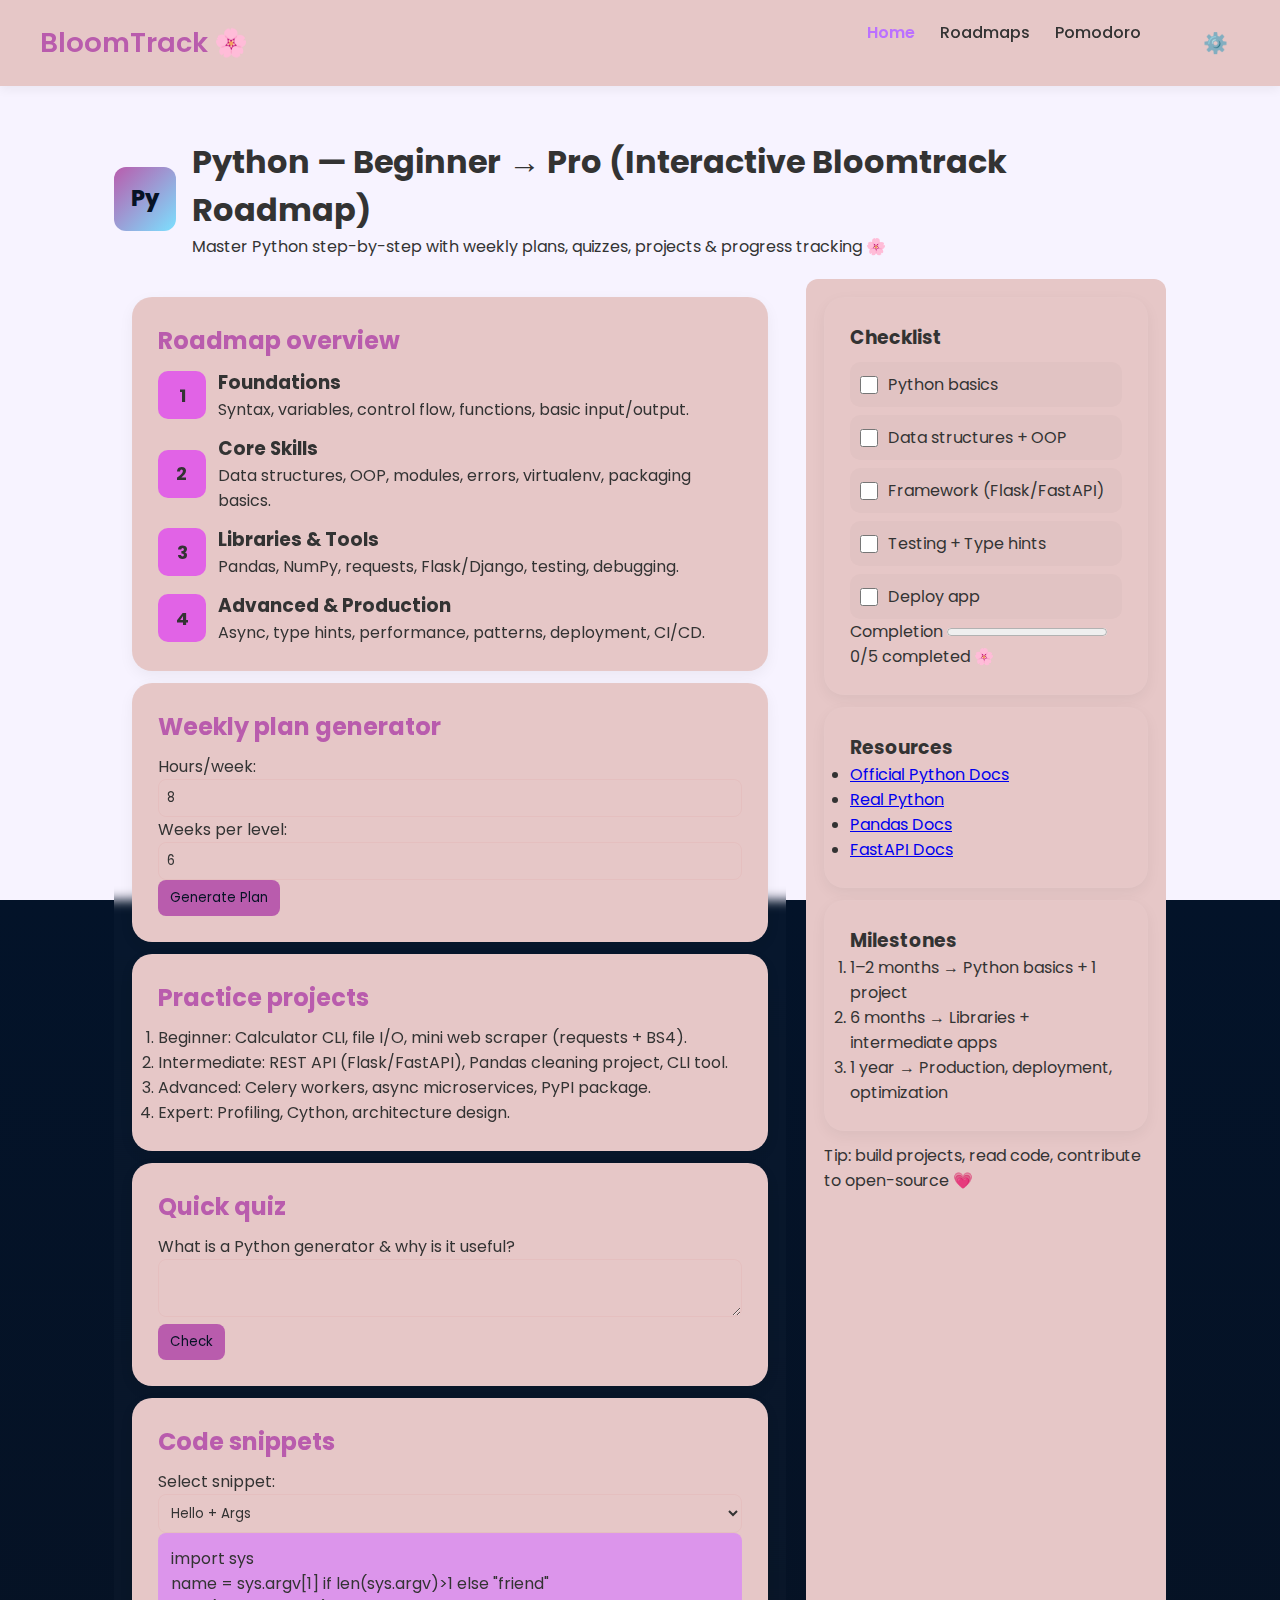
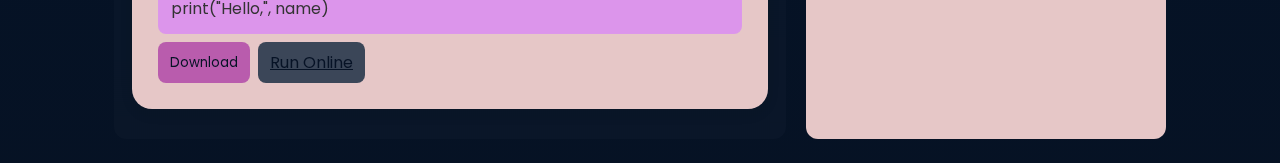
<file: roads/python.html>
<!doctype html>
<html lang="en">
<head>
  <meta charset="utf-8" />
  <meta name="viewport" content="width=device-width,initial-scale=1" />
  <title>Bloomtrack — Python Roadmap</title>
  <link rel="stylesheet" href="python.css">
   <link rel="stylesheet" href="../global/theme.css">
  <link rel="stylesheet" href="../css/style.css">
</head>


    <body class="theme-bloom">
   <header >  
<nav class="navbar">
        <div class="logo">BloomTrack 🌸</div>
        <ul class="nav-links">
            <li><a class="active" href="../index.html">Home</a></li>
            <li><a href="../pages/roadmap.html">Roadmaps</a></li>
            <li><a href="../pages/pomodoro.html">Pomodoro</a></li>
            <div class="top-actions">
    </div>
 <button id="settingsBtn" class="settings-btn">⚙️</button>
        </ul>
    </nav>
    
   </header>

   <!-- 🌸 THEME POPUP -->
<div class="theme-popup" id="themePopup">
    <div class="theme-popup-content">
        <h3>Choose Theme ꉂ(˵˃ ᗜ ˂˵) </h3>
        <div class="theme-options">
            <button class="theme-choice" data-theme="default">BloomTrack</button>
            <button class="theme-choice" data-theme="sunset">Sunset </button>
            <button class="theme-choice" data-theme="night">Night</button>
        </div>

        <button id="closePopup" class="close-popup">Close</button>
    </div>
</div>

  <div class="container">
    <header>
      <div class="loogo">Py</div>
      <div>
        <h1>Python — Beginner → Pro (Interactive Bloomtrack Roadmap)</h1>
        <p class="lead">Master Python step-by-step with weekly plans, quizzes, projects & progress tracking 🌸</p>
      </div>
    </header>

    <div class="grid">
      <main>

        <!-- ROADMAP -->
        <section class="card">
          <h2>Roadmap overview</h2>
          <div class="roadmap">
            <div class="level">
              <div class="bubble">1</div>
              <div>
                <h3>Foundations</h3>
                <p>Syntax, variables, control flow, functions, basic input/output.</p>
              </div>
            </div>

            <div class="level">
              <div class="bubble">2</div>
              <div>
                <h3>Core Skills</h3>
                <p>Data structures, OOP, modules, errors, virtualenv, packaging basics.</p>
              </div>
            </div>

            <div class="level">
              <div class="bubble">3</div>
              <div>
                <h3>Libraries & Tools</h3>
                <p>Pandas, NumPy, requests, Flask/Django, testing, debugging.</p>
              </div>
            </div>

            <div class="level">
              <div class="bubble">4</div>
              <div>
                <h3>Advanced & Production</h3>
                <p>Async, type hints, performance, patterns, deployment, CI/CD.</p>
              </div>
            </div>
          </div>
        </section>

        <!-- WEEKLY PLAN -->
        <section class="card">
          <h2>Weekly plan generator</h2>
          <div class="planner-inputs">
            <label>Hours/week: <input id="hours" type="number" value="8" min="1"></label>
            <label>Weeks per level: <input id="weeks" type="number" value="6" min="1"></label>
            <button class="btn" id="planBtn">Generate Plan</button>
          </div>
          <div id="planResult" class="muted"></div>
        </section>

        <!-- PROJECTS -->
        <section class="card">
          <h2>Practice projects</h2>
          <ol class="projects">
            <li>Beginner: Calculator CLI, file I/O, mini web scraper (requests + BS4).</li>
            <li>Intermediate: REST API (Flask/FastAPI), Pandas cleaning project, CLI tool.</li>
            <li>Advanced: Celery workers, async microservices, PyPI package.</li>
            <li>Expert: Profiling, Cython, architecture design.</li>
          </ol>
        </section>

        <!-- QUIZ -->
        <section class="card">
          <h2>Quick quiz</h2>
          <p class="muted">What is a Python generator & why is it useful?</p>
          <textarea id="quizAnswer"></textarea>
          <div class="quiz-actions">
            <button class="btn" id="checkQuiz">Check</button>
            <div id="quizFeedback" class="muted"></div>
          </div>
        </section>

        <!-- CODE SNIPPETS -->
        <section class="card">
          <h2>Code snippets</h2>
          <label>Select snippet:
            <select id="snippetSelect">
              <option value="hello">Hello + Args</option>
              <option value="readcsv">Read CSV (pandas)</option>
              <option value="flask">Flask App</option>
            </select>
          </label>

          <pre id="snippetPreview" class="codeBlock"></pre>

          <div style="display:flex;gap:8px;margin-top:8px;">
            <button class="btn" id="downloadBtn">Download</button>
            <a id="runOnline" class="btn clear" href="#" target="_blank">Run Online</a>
          </div>
        </section>

      </main>

      <!-- SIDEBAR -->
      <aside>
        <section class="card">
          <h3>Checklist</h3>
          <div id="checklist" class="checklist">
            <label class="check"><input type="checkbox" data-key="c1"> Python basics</label>
            <label class="check"><input type="checkbox" data-key="c2"> Data structures + OOP</label>
            <label class="check"><input type="checkbox" data-key="c3"> Framework (Flask/FastAPI)</label>
            <label class="check"><input type="checkbox" data-key="c4"> Testing + Type hints</label>
            <label class="check"><input type="checkbox" data-key="c5"> Deploy app</label>
          </div>

          <div class="progress-wrap">
            <label class="muted">Completion</label>
            <progress id="progress" value="0" max="5"></progress>
            <div id="progressText" class="muted">0/5</div>
          </div>
        </section>

        <section class="card resources">
          <h3>Resources</h3>
          <ul>
            <li><a href="https://docs.python.org/3/" target="_blank">Official Python Docs</a></li>
            <li><a href="https://realpython.com/" target="_blank">Real Python</a></li>
            <li><a href="https://pandas.pydata.org/" target="_blank">Pandas Docs</a></li>
            <li><a href="https://fastapi.tiangolo.com/" target="_blank">FastAPI Docs</a></li>
          </ul>
        </section>

        <section class="card">
          <h3>Milestones</h3>
          <ol class="muted">
            <li>1–2 months → Python basics + 1 project</li>
            <li>6 months → Libraries + intermediate apps</li>
            <li>1 year → Production, deployment, optimization</li>
          </ol>
        </section>

        <footer class="muted">Tip: build projects, read code, contribute to open-source 💗</footer>
      </aside>
    </div>
  </div>

  <script src="python.js"></script>
  <script src="../global/theme.js"></script>
</body>
</html>
</file>
<file: css/style.css>
/* BloomTrack Global Styles 🌸 */

@import url('https://fonts.googleapis.com/css2?family=Poppins:wght@300;400;600&display=swap');

:root {
    --bg: #f7f3ff;
    --card: #e6c7c7;
    --accent: #b95cad;
    --text: #333;
    --soft: #e8daff;
}

* {
    margin: 0;
    padding: 0;
    box-sizing: border-box;
    font-family: 'Poppins', sans-serif;
}

body {
    background: var(--bg);
    color: var(--text);
}

/* NAVBAR */
.navbar {
    width: 100%;
    padding: 20px 40px;
    display: flex;
    justify-content: space-between;
    align-items: center;
    background: var(--card);
    box-shadow: 0 4px 10px rgba(0,0,0,0.05);
    position: sticky;
    top: 0;
    z-index: 100;
}

.logo {
    font-size: 1.7rem;
    font-weight: 600;
    color: var(--accent);
}

.nav-links {
    display: flex;
    gap: 25px;
    list-style: none;
}

.nav-links a {
    text-decoration: none;
    color: var(--text);
    font-weight: 500;
    transition: 0.3s;
}

.nav-links a:hover {
    color: var(--accent);
}

/* HERO SECTION */
.hero {
    text-align: center;
    padding: 80px 30px;
}

.hero h1 {
    font-size: 2.7rem;
    margin-bottom: 10px;
    color: var(--accent);
}

.hero p {
    font-size: 1.1rem;
    opacity: 0.8;
}

/* CARDS */
.cards-container {
    max-width: 1100px;
    margin: 50px auto;
    display: grid;
    grid-template-columns: repeat(auto-fit, minmax(250px, 1fr));
    gap: 25px;
    padding: 0 20px;
}

.card {
    background: var(--card);
    padding: 25px;
    border-radius: 20px;
    text-decoration: none;
    color: var(--text);
    box-shadow: 0 5px 15px rgba(0,0,0,0.05);
    transition: 0.3s;
}

.card:hover {
    transform: translateY(-5px);
    box-shadow: 0 8px 20px rgba(0,0,0,0.08);
}

.card h2 {
    color: var(--accent);
    margin-bottom: 10px;
}

/* FOOTER */
.footer {
    text-align: center;
    padding: 20px;
    color: #777;
    margin-top: 50px;
}

.navbar .active {
    color: #bb71ff;
    font-weight: 600;
}
</file>
<file: global/theme.css>
/* 🌸 HEADER BUTTON */
.settings-btn {
    font-size: 20px;
    background: var(--accent2);
    border: none;
    padding: 8px 12px;
    border-radius: 10px;
    cursor: pointer;
    transition: 0.3s;
}
.settings-btn:hover {
    transform: scale(1.1);
}

/* 🌸 POPUP OVERLAY */
.theme-popup {
    position: fixed;
    top: 0;
    left: 0;
    width: 100%;
    height: 100%;
    backdrop-filter: blur(4px);
    background: rgba(0,0,0,0.4);
    display: none;
    justify-content: center;
    align-items: center;
    z-index: 999;
}

/* 💗 POPUP BODY */
.theme-popup-content {
    background: var(--card);
    padding: 25px;
    border-radius: 20px;
    width: 330px;
    text-align: center;
    animation: pop 0.3s ease;
}
@keyframes pop {
    from { transform: scale(0.8); opacity: 0; }
    to { transform: scale(1); opacity: 1; }
}

/* THEME OPTIONS */
.theme-options {
    display: flex;
    flex-direction: column;
    gap: 12px;
    margin-top: 15px;
}

.theme-choice {
    padding: 10px;
    border-radius: 12px;
    border: none;
    font-size: 16px;
    cursor: pointer;
    transition: 0.25s;
}
.theme-choice:hover {
    transform: scale(1.05);
    background: var(--accent2);
}

/* 🌙 CLOSE BUTTON */
.close-popup {
    margin-top: 20px;
    padding: 8px 15px;
    border-radius: 10px;
    border: none;
    cursor: pointer;
}

/* ---------------------------------------- */
/* 🌸 DEFAULT BLOOMTRACK THEME */
:root {
    --bg: #f7f3ff;
    --card: #e6c7c7;
    --accent: #b95cad;
    --text: #333;
    --soft: #e8daff;
}
body {
    background: var(--bg);
    color: var(--text);
}


/* 🌅 SUNSET THEME */
body.sunset {
    --bg: linear-gradient(135deg, #e7681e, #e2a31b);
    --card: #d8472d70;
    --text: #4a0e0e;
    --accent: #ecbe98;
    --accent2: #ffd4c8;

    .navbar .active {
    color: #ffd971;
    font-weight: 600;
}
.timer-circle {
    
    border: 10px solid #ecd81d;
    color: #ecd81d;
    transition: box-shadow 0.5s ease;
}
.inputs input {
    padding: 10px 15px;
    border-radius: 8px;
    border: 2px solid #db903a;
}
.inputs button {
    padding: 10px 20px;
    margin-left: 10px;
    border-radius: 8px;
    background: #fd711f;
    color: white;
    border: none;
}

/* Controls */
.controls button {
    margin: 10px;
    padding: 12px 25px;
    border-radius: 10px;
    border: none;
    background: #ffad7e;
    color: white;
    font-size: 16px;
}
.settings-btn {
    background: #ffad7e !important;
}
.container {
    text-align: center;
    margin-top: 60px;
    color: #dceb5b;
}
.task-input-row button {
    padding: 10px 16px;
    border-radius: 10px;
    border: none;
    background: #eed338;
    color: #ffffff;
    font-size: medium;
}
.quote-popup {
    position: fixed;
    top: 30%;
    left: 50%;
    transform: translateX(-50%);
    background: rgb(247, 244, 121);
    padding: 30px;
    border-radius: 20px;
    width: 330px;
    text-align: center;
    display: none;
    box-shadow: 0 5px 25px rgba(168, 65, 65, 0.2);

}
.footer {
    text-align: center;
    padding: 20px;
    color: #fafc7d;
    margin-top: 50px;
}
}

/* 🌙 NIGHT THEME */
body.night {
    --bg: linear-gradient(135deg, #0c0c2c, #1f1f3b);
    --card: #ffffff30;
    --text: #dcdcff;
    --accent: #8f8fff;
    --accent2: #b4b4ff;

    .timer-circle {
    
    border: 10px solid #1d70ec;
    color: #1d70ec;
    transition: box-shadow 0.5s ease;
}
.inputs input {
    padding: 10px 15px;
    border-radius: 8px;
    border: 2px solid #3a60db;
}
.inputs button {
    padding: 10px 20px;
    margin-left: 10px;
    border-radius: 8px;
    background: #1f6dfd;
    color: white;
    border: none;
}


.bubble{
  width:48px;height:48px;border-radius:10px;background:#071a2a;
  display:flex;align-items:center;justify-content:center;
  font-weight:700;font-size:18px;
}

/* Controls */
.controls button {
    margin: 10px;
    padding: 12px 25px;
    border-radius: 10px;
    border: none;
    background: #807eff;
    color: white;
    font-size: 16px;
}
.settings-btn {
    background: #7e8bff !important;
}
.container {
    text-align: center;
    margin-top: 60px;
    color: #5b8deb;
}
.task-input-row button {
    padding: 10px 16px;
    border-radius: 10px;
    border: none;
    background: #8533f0;
    color: #ffffff;
    font-size: medium;
}
.quote-popup {
    position: fixed;
    top: 30%;
    left: 50%;
    transform: translateX(-50%);
    background: rgb(83, 134, 201);
    padding: 30px;
    border-radius: 20px;
    width: 330px;
    text-align: center;
    display: none;
    box-shadow: 0 5px 25px rgba(168, 65, 65, 0.2);

}

.codeBlock{
  background:#0e113b;padding:12px;border-radius:8px;
  border:1px solid rgba(238, 222, 222, 0.03);
  white-space:pre-wrap;
}


}
</file>
<file: pages/mental.css>
/* BloomTrack Mental • Combined A+B aesthetic */

:root{
  --accent: #7c4dff;
  --accent-2: #ff8acb;
  --muted: #6b7280;
  --glass: rgba(255,255,255,0.08);
}

/* base */
*{box-sizing:border-box}
body{
  margin:0;
  font-family: "Poppins", system-ui, -apple-system, "Segoe UI", Roboto, "Helvetica Neue", Arial;
  min-height:100vh;
  background: linear-gradient(180deg,#f9f5ff,#efe8ff);
  color:#0b0b12;
  transition: background .4s ease,color .3s;
}

/* header */
.bt-header{
  width:100%;
  padding:14px 28px;
  display:flex;
  justify-content:space-between;
  align-items:center;
  background: rgba(255,255,255,0.65);
  backdrop-filter: blur(8px);
  position:sticky; top:0; z-index:50;
  border-bottom: 1px solid rgba(124,77,255,0.08);
}
.bt-logo{font-weight:800;color:var(--accent);font-size:20px}
.bt-nav a{margin-left:18px;text-decoration:none;color:var(--muted);padding:8px 12px;border-radius:10px}
.bt-nav a.active, .bt-nav a:hover{background:#ffd3f0;color:var(--accent);box-shadow:0 6px 14px rgba(255,120,180,0.06)}

.icon-btn{background:transparent;border:0;font-size:18px;cursor:pointer;padding:6px 8px}

/* wrap & card */
.wrap{max-width:980px;margin:28px auto;padding:16px}
.center-card{position:relative;padding:28px;border-radius:16px;background:linear-gradient(180deg, rgba(255,255,255,0.85), rgba(255,255,255,0.75));box-shadow:0 18px 50px rgba(16,24,40,0.08);overflow:hidden}
.page-title{text-align:center;color:var(--accent);font-size:24px;margin-bottom:18px}

/* floating blobs */
.blobs{position:absolute;inset:0;pointer-events:none;z-index:0}
.blob{position:absolute;border-radius:50%;filter:blur(36px);opacity:.85}
.b1{width:220px;height:220px;left:-40px;top:-40px;background:linear-gradient(180deg,#ffd6f6,#ffb6e6)}
.b2{width:300px;height:300px;right:-80px;top:40px;background:linear-gradient(180deg,#cab6ff,#b39bff)}
.b3{width:200px;height:200px;left:40%;bottom:-60px;background:linear-gradient(180deg,#b6f0ff,#d4f7ff)}

/* focus area layout */
.focus-area{display:flex;gap:18px;align-items:flex-start;z-index:2}
.left-col{flex:0 0 420px}
.right-col{flex:1}

/* breath card */
.breath-card{background:var(--glass);padding:18px;border-radius:14px;backdrop-filter:blur(6px);text-align:center}
.breath-circle{width:220px;height:220px;border-radius:50%;display:flex;align-items:center;justify-content:center;margin:auto;background:radial-gradient(circle at 30% 20%, #fff, #fff 12%, rgba(255,255,255,0.6) 13%, rgba(124,77,255,0.06) 40%);box-shadow:0 12px 30px rgba(124,77,255,0.08)}
.breath-inner{width:160px;height:160px;border-radius:50%;background:linear-gradient(180deg,#fff,#fff);display:flex;flex-direction:column;align-items:center;justify-content:center;box-shadow:0 8px 30px rgba(0,0,0,0.06)}
.breath-label{font-weight:700;color:var(--accent);font-size:20px}
.breath-timer{margin-top:6px;color:var(--muted);font-size:14px}

/* breathing animation classes */
.pulse {
  animation: breathPulse 4s ease-in-out infinite;
}
@keyframes breathPulse {
  0% { transform: scale(1); }
  50% { transform: scale(1.12); }
  100% { transform: scale(1); }
}

/* mini cards on right */
.mini-card{background:var(--glass);padding:12px;border-radius:12px;margin-bottom:12px;backdrop-filter:blur(6px)}
.mini-card h3{margin:0 0 8px}
.muted{color:var(--muted)}
.small{font-size:.85rem;color:var(--muted)}
.mood-strip{display:flex;gap:8px}
.mood-btn{padding:8px 12px;border-radius:10px;border:0;background:rgba(255,255,255,0.95);cursor:pointer;font-size:18px}

/* bottom row */
.bottom-row{display:flex;gap:18px;margin-top:18px;align-items:flex-start}
.card-sm{flex:1;background:var(--glass);padding:12px;border-radius:12px}
.journal textarea{width:100%;height:90px;border-radius:10px;padding:10px;border:1px solid rgba(0,0,0,0.06);resize:none}
.row{display:flex;gap:8px;margin-top:8px}

/* settings panel */
.settings-panel{position:fixed;right:-420px;top:0;width:420px;height:100%;background:#0b1220;color:#fff;padding:20px;transition:right .28s;z-index:100}
.settings-panel.open{right:0}
.close-x{position:absolute;right:12px;top:12px;background:none;border:0;color:#fff;font-size:20px;cursor:pointer}
.panel-block{background:rgba(255,255,255,0.03);padding:12px;border-radius:10px;margin-top:12px}

/* sound row */
.sound-row{display:flex;gap:8px;align-items:center;margin-top:8px}
.full{width:100%}

/* buttons */
.btn{background:linear-gradient(90deg,var(--accent),var(--accent-2));color:white;border:0;padding:8px 12px;border-radius:10px;cursor:pointer}
.ghost{background:transparent;border:1px solid rgba(0,0,0,0.06)}
.small{padding:6px 10px}
.tiny{padding:6px 8px;font-size:.9rem}

/* stats */
.stat{display:flex;align-items:center;gap:8px;margin-top:10px}
.stat strong{font-size:22px;color:var(--accent)}
.muted.small{margin-top:8px;color:var(--muted)}

/* popup motivational */
.popup{position:fixed;left:50%;top:22%;transform:translateX(-50%);z-index:200;display:none}
.popup-card{background:white;padding:18px;border-radius:12px;box-shadow:0 8px 30px rgba(0,0,0,0.12);min-width:300px;color:#111}
.popup-card h3{margin:0 0 8px}
.popup-actions{text-align:right}

/* responsive */
@media(max-width:920px){
  .focus-area{flex-direction:column}
  .left-col,.right-col{flex:1 1 100%}
  .bottom-row{flex-direction:column}
}
</file>
<file: pages/pomodoro.css>
body {
    margin: 0;
    background: #f5e8ff;
    font-family: "Poppins", sans-serif;
    transition: background 0.5s ease;
}

/* HEADER */
.bt-header {
    background: white;
    padding: 20px 50px;
    display: flex;
    justify-content: space-between;
    align-items: center;
    box-shadow: 0 2px 10px rgba(0,0,0,0.05);
}

.bt-header .logo {
    font-size: 26px;
    font-weight: 700;
    color: #bb71ff;
}

.bt-header nav a {
    margin: 0 15px;
    text-decoration: none;
    font-size: 16px;
    color: #555;
}

.bt-header nav .active {
    color: #bb71ff;
    font-weight: 600;
}

/* CONTAINER */
.container {
    text-align: center;
    margin-top: 60px;
    color: #bb71ff;
}

.title {
    font-size: 38px;
    margin-bottom: 25px;
}

/* TIMER CIRCLE */
.timer-circle {
    width: 260px;
    height: 260px;
    margin: auto;
    border-radius: 50%;
    border: 10px solid #ff7ecf;
    display: flex;
    justify-content: center;
    align-items: center;
    font-size: 45px;
    color: #ff4fa3;
    transition: box-shadow 0.5s ease;
}

.timer-glow {
    animation: glowPulse 1.6s ease-in-out infinite;
}

@keyframes glowPulse {
    0% { box-shadow: 0 0 20px #ff9bd6; }
    50% { box-shadow: 0 0 40px #ffb7e6; }
    100% { box-shadow: 0 0 20px #ff9bd6; }
}

/* Inputs */
.inputs input {
    padding: 10px 15px;
    border-radius: 8px;
    border: 2px solid #ff9bd6;
}
.inputs button {
    padding: 10px 20px;
    margin-left: 10px;
    border-radius: 8px;
    background: #ff7ecf;
    color: white;
    border: none;
}

/* Controls */
.controls button {
    margin: 10px;
    padding: 12px 25px;
    border-radius: 10px;
    border: none;
    background: #ff7ecf;
    color: white;
    font-size: 16px;
}

.settings-btn {
    background: #d891ff !important;
}

/* TASK LIST */
.task-container {
    
   margin: 30px auto 0 auto;
    width: 100%;max-width: 450px;
    display: flex;
    flex-direction: column;
    align-items: center;
    background: rgba(218, 14, 14, 0.14);
    padding: 20px;
    border-radius: 16px;
    backdrop-filter: blur(6px);
}

.task-input-row {
    display: flex;
    gap: 10px;
}

.task-input-row input {
    flex: 1;
    padding: 10px;
    border-radius: 10px;
    border: none;
}

.task-input-row button {
    padding: 10px 16px;
    border-radius: 10px;
    border: none;
    background: rgb(223, 99, 186);
    color: #ffffff;
    font-size: medium;
}

/* Task Item */
.task-item {
    display: flex;
    align-items: center;
    gap: 12px;
    padding: 12px 16px;
    margin-top: 12px;
    font-size: 1.2rem;
    border-radius: 12px;
    background: rgba(255,255,255,0.2);
    backdrop-filter: blur(4px);
}

.task-item.completed {
    text-decoration: line-through;
    opacity: 0.6;
}

.task-item input[type="checkbox"] {
    width: 20px;
    height: 20px;
    accent-color: #7f29ca;
}


/* SETTINGS PANEL */
.settings-panel {
    position: fixed;
    top: 50%;
    left: 50%;
    transform: translate(-50%, -50%) scale(0);
    background: white;
    padding: 25px;
    border-radius: 20px;
    width: 350px;
    transition: transform 0.4s ease;
    box-shadow: 0 5px 25px rgba(0,0,0,0.2);
}

.settings-panel.open {
    transform: translate(-50%, -50%) scale(1);
}

.color-options {
    display: flex;
    gap: 10px;
    margin: 10px 0;
}

.color-box {
    width: 40px;
    height: 40px;
    border-radius: 8px;
    cursor: pointer;
}

.c1 { background: #f5e8ff; }
.c2 { background: #ffe6f2; }
.c3 { background: #e9f7ff; }

.close-btn {
    margin-top: 15px;
    padding: 10px 20px;
    background: #ff7ecf;
    color: white;
    border-radius: 10px;
}

.quote-popup {
    position: fixed;
    top: 30%;
    left: 50%;
    transform: translateX(-50%);
    background: white;
    padding: 30px;
    border-radius: 20px;
    width: 330px;
    text-align: center;
    display: none;
    box-shadow: 0 5px 25px rgba(0,0,0,0.2);
}
</file>
<file: roads/aiml.css>
/* BloomTrack Option A theme for AI/ML Roadmap */
@import url('https://fonts.googleapis.com/css2?family=Poppins:wght@300;400;600&display=swap');

:root {
    --accent: #7c4dff;
    --accent-2: #ff8acb;
    --bg: linear-gradient(180deg, #f9f5ff, #efe8ff);
    --card: rgba(255, 255, 255, 0.85);
    --muted: #6b7280;
    --glass: rgba(255, 255, 255, 0.14);
    --text: #0b0b12;
}

/* Base */
* {
    box-sizing: border-box
}


.container {
    max-width: 1100px;
    margin: 28px auto;
    padding: 24px
}

/* header */
.bt-header {
    display: flex;
    align-items: center;
    justify-content: space-between;
    padding: 12px 20px;
    background: transparent
}

.bt-left {
    display: flex;
    align-items: center;
    gap: 12px
}

.bt-logo-img {
    width: 46px;
    height: 46px;
    border-radius: 10px;
    object-fit: cover;
    box-shadow: 0 8px 24px rgba(124, 77, 255, 0.12)
}

.bt-title {
    font-weight: 800;
    color: var(--accent);
    font-size: 18px
}

.bt-nav {
    display: flex;
    gap: 12px;
    align-items: center
}

.bt-nav a {
    padding: 8px 12px;
    border-radius: 10px;
    text-decoration: none;
    color: var(--muted);
    font-weight: 600
}

.bt-nav a.active,
.bt-nav a:hover {
    background: linear-gradient(90deg, var(--accent), var(--accent-2));
    color: white;
    box-shadow: 0 10px 30px rgba(124, 77, 255, 0.08)
}

/* page header */
.page-header {
    display: flex;
    gap: 18px;
    align-items: center;
    margin: 18px 0
}

.page-logo {
    width: 72px;
    height: 72px;
    border-radius: 14px;
    background: linear-gradient(135deg, var(--accent), var(--accent-2));
    display: flex;
    align-items: center;
    justify-content: center;
    font-weight: 800;
    color: #fff;
    font-size: 22px;
    box-shadow: 0 12px 30px rgba(124, 77, 255, 0.12)
}

.page-info h1 {
    margin: 0;
    font-size: 20px
}

.lead {
    margin-top: 6px;
    color: var(--muted)
}

/* grid */
.grid {
    display: grid;
    grid-template-columns: 1fr 380px;
    gap: 20px;
    margin-top: 14px
}

main {
    background: transparent;
    padding: 0;
    border-radius: 12px;
    min-height: 520px
}

aside {
    background: transparent;
    padding: 0;
    border-radius: 12px
}

/* cards */
.section {
    margin-bottom: 18px
}

.card {
    background: var(--card);
    padding: 14px;
    border-radius: 12px;
    box-shadow: 0 12px 36px rgba(12, 10, 30, 0.04);
    border: 1px solid rgba(124, 77, 255, 0.06)
}

.inner-card {
    padding: 12px
}

.resources ul {
    margin: 0;
    padding-left: 18px
}

/* roadmap */
.roadmap {
    display: flex;
    flex-direction: column;
    gap: 12px
}

.level {
    display: flex;
    gap: 12px;
    align-items: center
}

.bubble {
    width: 48px;
    height: 48px;
    border-radius: 10px;
    background: linear-gradient(135deg, #d563f8, #7c4dff);
    display: flex;
    align-items: center;
    justify-content: center;
    font-weight: 700;
    color: white;
    box-shadow: 0 8px 20px rgba(124, 77, 255, 0.08)
}

.level h3 {
    margin: 0;
    font-size: 16px
}

.level p {
    margin: 2px 0 0;
    color: var(--muted);
    font-size: 13px
}

/* controls & inputs */
.btn {
    display: inline-block;
    padding: 8px 12px;
    border-radius: 10px;
    background: linear-gradient(90deg, var(--accent), var(--accent-2));
    color: #fff;
    text-decoration: none;
    cursor: pointer;
    border: none;
    font-weight: 700
}

.btn.ghost {
    background: transparent;
    border: 1px solid rgba(0, 0, 0, 0.06);
    color: var(--muted)
}

.clear {
    background: #f3f0f8;
    color: var(--accent)
}

.muted {
    color: var(--muted);
    font-size: 13px
}

.planner-inputs {
    display: flex;
    gap: 8px;
    align-items: center;
    margin-top: 10px;
    flex-wrap: wrap
}

.planner-inputs input {
    width: 84px;
    padding: 8px;
    border-radius: 8px;
    border: 1px solid rgba(0, 0, 0, 0.06)
}

/* quiz & playground */
.quiz-area textarea,
.playground textarea {
    width: 100%;
    min-height: 70px;
    border-radius: 10px;
    padding: 10px;
    border: 1px solid rgba(0, 0, 0, 0.06)
}

.play-buttons {
    display: flex;
    gap: 8px;
    align-items: center;
    margin-top: 8px
}

.run-area {
    height: 180px;
    border-radius: 8px;
    border: 1px solid rgba(0, 0, 0, 0.04);
    overflow: auto;
    background: #fff
}

/* checklist */
.checklist {
    display: grid;
    gap: 8px;
    margin-top: 10px
}

.check {
    display: flex;
    gap: 10px;
    align-items: center;
    background: rgba(0, 0, 0, 0.02);
    padding: 10px;
    border-radius: 10px
}

.check input {
    width: 18px;
    height: 18px
}

/* responsive */
@media(max-width:980px) {
    .grid {
        grid-template-columns: 1fr
    }

    .page-logo {
        width: 56px;
        height: 56px
    }
}
</file>
<file: roads/bc.css>
/* BloomTrack — Header B styling + page layout (soft pastel) */
@import url('https://fonts.googleapis.com/css2?family=Poppins:wght@300;400;600&display=swap');

:root{
  --accent: #7c4dff;
  --accent-2: #ff8acb;
  --bg: linear-gradient(180deg,#f9f5ff,#efe8ff);
  --card: rgba(255,255,255,0.95);
  --muted: #6b7280;
  --text: #2b2140;
}

/* base */
*{box-sizing:border-box}
html,body{height:100%;margin:0;font-family:"Poppins",system-ui,-apple-system,Segoe UI,Roboto,Helvetica,Arial;color:var(--text);background:var(--bg);-webkit-font-smoothing:antialiased}
.container{max-width:1100px;margin:28px auto;padding:24px}

/* BLOOMTRACK HEADER B */
.bt-header{
  display:flex;
  align-items:center;
  justify-content:space-between;
  gap:16px;
  padding:12px 18px;
  margin-bottom:8px;
}
.bt-left{display:flex;align-items:center;gap:12px}
.bt-logo-img{width:46px;height:46px;border-radius:10px;object-fit:cover;box-shadow:0 8px 24px rgba(124,77,255,0.12)}
.bt-title{font-weight:800;color:var(--accent);font-size:18px}
.bt-nav{display:flex;gap:10px;align-items:center}
.bt-nav a{padding:8px 12px;border-radius:10px;text-decoration:none;color:var(--muted);font-weight:600}
.bt-nav a.active, .bt-nav a:hover{background:linear-gradient(90deg,var(--accent),var(--accent-2));color:white;box-shadow:0 10px 30px rgba(124,77,255,0.08)}
.settings-fake{background:transparent;border:none;font-size:18px;cursor:pointer}

/* page hero */
.page-hero{display:flex;gap:16px;align-items:center;margin:14px 0}
.page-logo{width:72px;height:72px;border-radius:14px;background:linear-gradient(135deg,var(--accent),var(--accent-2));display:flex;align-items:center;justify-content:center;font-weight:800;color:#fff;font-size:28px;box-shadow:0 12px 30px rgba(124,77,255,0.12)}
.page-info h1{margin:0;font-size:20px}
.lead{margin-top:6px;color:var(--muted)}

/* layout */
.grid{display:grid;grid-template-columns:1fr 380px;gap:20px;margin-top:10px}
.content{min-height:520px}
.sidebar{}

/* cards */
.card{background:var(--card);padding:16px;border-radius:12px;box-shadow:0 12px 36px rgba(12,10,30,0.04);border:1px solid rgba(124,77,255,0.06);margin-bottom:14px}
.card h2{margin-top:0}
.muted{color:var(--muted);font-size:13px}

/* roadmap */
.roadmap{display:flex;flex-direction:column;gap:12px}
.level{display:flex;gap:12px;align-items:center}
.bubble{width:48px;height:48px;border-radius:10px;background:linear-gradient(135deg,#d563f8,#7c4dff);display:flex;align-items:center;justify-content:center;font-weight:700;color:white;box-shadow:0 8px 20px rgba(124,77,255,0.08)}
.level h3{margin:0;font-size:16px}
.level p{margin:2px 0 0;color:var(--muted);font-size:13px}
.roadmap a{color:var(--accent);font-weight:700}

/* inputs & buttons */
.planner-inputs{display:flex;gap:8px;align-items:center;flex-wrap:wrap}
.planner-inputs input{width:90px;padding:8px;border-radius:8px;border:1px solid rgba(0,0,0,0.06)}
.btn{display:inline-block;padding:8px 12px;border-radius:10px;background:linear-gradient(90deg,var(--accent),var(--accent-2));color:#fff;border:none;font-weight:700;cursor:pointer}
.btn.clear{background:#f3f0f8;color:var(--accent)}
.btn.ghost{background:transparent;border:1px solid rgba(0,0,0,0.06);color:var(--muted)}

/* simulator */
.sim-row{display:flex;gap:10px;margin:10px 0}
.sim-area{margin-top:16px}
.pending{background:#fff0fb;padding:10px;border-radius:8px}
.chain-wrap{background:#fff8fe;padding:10px;border-radius:8px}

/* checklist & progress */
.checklist{display:grid;gap:8px;margin-top:10px}
.check{display:flex;gap:10px;align-items:center;background:rgba(0,0,0,0.02);padding:10px;border-radius:10px}
.check input{width:18px;height:18px}

/* responsive */
@media(max-width:980px){
  .grid{grid-template-columns:1fr}
  .page-logo{width:56px;height:56px}
}
</file>
<file: roads/cyber.css>
/* BloomTrack-wrapped Cybersecurity page (Header B) */
@import url('https://fonts.googleapis.com/css2?family=Poppins:wght@300;400;600&display=swap');

:root{
  --accent: #7c4dff;
  --accent-2: #ff8acb;
  --bg: linear-gradient(180deg,#f9f5ff,#fffaf8);
  --card: #fff;
  --muted: #6b7280;
  --text: #2b2140;
  --shadow: rgba(124,77,255,0.08);
}

/* base */
*{box-sizing:border-box}
body{height:100%;margin:0;font-family:"Poppins",system-ui,-apple-system,Segoe UI,Roboto,Helvetica,Arial;color:var(--text);background:var(--bg);-webkit-font-smoothing:antialiased}
.container{max-width:1100px;margin:28px auto;padding:24px}

/* BLOOMTRACK HEADER B */
.bt-header{
  display:flex;align-items:center;justify-content:space-between;gap:12px;padding:12px 18px;margin-bottom:8px;
}
.bt-left{display:flex;align-items:center;gap:12px}
.bt-logo-img{width:46px;height:46px;border-radius:10px;object-fit:cover;box-shadow:0 8px 24px var(--shadow)}
.bt-title{font-weight:800;color:var(--accent);font-size:18px}
.bt-nav{display:flex;gap:10px;align-items:center}
.bt-nav a{padding:8px 12px;border-radius:10px;text-decoration:none;color:var(--muted);font-weight:600}
.bt-nav a.active, .bt-nav a:hover{background:linear-gradient(90deg,var(--accent),var(--accent-2));color:white;box-shadow:0 10px 30px rgba(124,77,255,0.08)}
.settings-fake{background:transparent;border:none;font-size:18px;cursor:pointer}

/* page hero */
.page-hero{display:flex;gap:16px;align-items:center;margin:14px 0}
.page-logo{width:72px;height:72px;border-radius:14px;background:linear-gradient(135deg,var(--accent),var(--accent-2));display:flex;align-items:center;justify-content:center;font-weight:800;color:#fff;font-size:28px;box-shadow:0 12px 30px rgba(124,77,255,0.12)}
.page-info h1{margin:0;font-size:20px}
.lead{margin-top:6px;color:var(--muted)}

/* layout */
.grid{display:grid;grid-template-columns:1fr 380px;gap:20px;margin-top:10px}
.content{min-height:520px}
.sidebar{}

/* cards */
.card{background:var(--card);padding:16px;border-radius:12px;box-shadow:0 12px 36px rgba(12,10,30,0.02);border:1px solid rgba(124,77,255,0.04);margin-bottom:14px}
.card h2{margin-top:0}
.muted{color:var(--muted);font-size:13px}

/* roadmap */
.roadmap{display:flex;flex-direction:column;gap:12px}
.level{display:flex;gap:12px;align-items:center}
.bubble{width:48px;height:48px;border-radius:10px;background:linear-gradient(135deg,#d563f8,#7c4dff);display:flex;align-items:center;justify-content:center;font-weight:700;color:white;box-shadow:0 8px 20px rgba(124,77,255,0.08)}
.level h3{margin:0;font-size:16px}
.level p{margin:2px 0 0;color:var(--muted);font-size:13px}
.roadmap a{color:var(--accent);font-weight:700}

/* inputs & buttons */
.planner-inputs{display:flex;gap:8px;align-items:center;flex-wrap:wrap}
.planner-inputs input{width:90px;padding:8px;border-radius:8px;border:1px solid rgba(0,0,0,0.06)}
.btn{display:inline-block;padding:8px 12px;border-radius:10px;background:linear-gradient(90deg,var(--accent),var(--accent-2));color:#fff;border:none;font-weight:700;cursor:pointer}
.btn.clear{background:#f3f0f8;color:var(--accent)}
.btn.ghost{background:transparent;border:1px solid rgba(0,0,0,0.06);color:var(--muted)}

/* simulator */
.sim-row{display:flex;gap:10px;margin:10px 0;flex-wrap:wrap}
.sim-area{margin-top:16px}
.pending{background:#fff0fb;padding:10px;border-radius:8px}
.chain-wrap{background:#fff8fe;padding:10px;border-radius:8px}

/* checklist & progress */
.checklist{display:grid;gap:8px;margin-top:10px}
.check{display:flex;gap:10px;align-items:center;background:rgba(0,0,0,0.02);padding:10px;border-radius:10px}
.check input{width:18px;height:18px}

/* typography tweaks */
.projects { padding-left: 18px; color: var(--muted); }

/* responsive */
@media(max-width:980px){ .grid{grid-template-columns:1fr} .page-logo{width:56px;height:56px} }
</file>
<file: roads/ds.css>
/* BLOOMTRACK HEADER */
.bt-header {
  width: 100%;
  padding: 16px 32px;
  background: linear-gradient(90deg, #b39df7, #cca7ff, #e3b9ff);
  display: flex;
  align-items: center;
  justify-content: space-between;
  color: #fff;
  font-weight: 600;
  position: sticky;
  top: 0;
  z-index: 100;
}

.bt-logo {
  font-size: 22px;
  font-weight: 800;
}

.bt-header nav a {
  margin-left: 20px;
  color: #fff;
  text-decoration: none;
  font-size: 15px;
}

.bt-header nav a:hover {
  text-decoration: underline;
}

/* GENERAL PAGE */
body {
  margin: 0;
  background: linear-gradient(180deg, #f8ecff, #f1dbff);
  font-family: "Inter", sans-serif;
}

.page-wrap {
  max-width: 1200px;
  margin: 40px auto;
  padding: 0 20px;
}

/* HERO */
.hero {
  text-align: center;
  margin-bottom: 30px;
}

.hero h1 {
  margin: 0;
  font-size: 32px;
  color: #4b2d73;
}

.subtitle {
  color: #755996;
  font-size: 15px;
}

/* GRID */
.grid {
  display: grid;
  gap: 20px;
  grid-template-columns: 1fr 330px;
}

.card {
  background: rgba(255, 255, 255, 0.65);
  border-radius: 14px;
  padding: 18px;
  box-shadow: 0 4px 12px rgba(97, 39, 143, 0.1);
}

/* ROADMAP */
.roadmap {
  display: flex;
  flex-direction: column;
  gap: 14px;
}

.level {
  display: flex;
  gap: 12px;
  align-items: center;
}

.bubble {
  width: 48px;
  height: 48px;
  background: #d8c1ff;
  color: #4b2d73;
  border-radius: 10px;
  display: flex;
  justify-content: center;
  align-items: center;
  font-weight: 700;
}

/* INPUTS */
.planner-inputs {
  display: flex;
  gap: 10px;
  flex-wrap: wrap;
  margin-top: 10px;
}

.planner-inputs input {
  padding: 6px;
  border-radius: 6px;
  border: 1px solid #d5b9ff;
  background: #fff;
  width: 80px;
}

.btn {
  background: #c5a1ff;
  border: none;
  color: #fff;
  padding: 8px 12px;
  border-radius: 8px;
  cursor: pointer;
  font-weight: 600;
}

.btn:hover {
  background: #b088ff;
}

.clear {
  background: #8f7cb1 !important;
}

textarea {
  width: 100%;
  border-radius: 8px;
  padding: 10px;
  border: 1px solid #d5b9ff;
  background: #fff;
  min-height: 60px;
}

.table-wrap table {
  width: 100%;
  border-collapse: collapse;
}

.table-wrap th,
.table-wrap td {
  padding: 6px;
  border-bottom: 1px solid #e7d9ff;
}

/* ASIDE */
.checklist {
  display: grid;
  gap: 8px;
}

.progress-wrap {
  margin-top: 12px;
}

.resources ul {
  padding-left: 18px;
}

/* MOBILE FIX */
@media (max-width: 900px) {
  .grid {
    grid-template-columns: 1fr;
  }
}
</file>
<file: roads/python.css>
:root{
  --bg:#0b1220;--card:#071122;--muted:#9fb0c4;
  --accent:#4f9dff;--glass:rgba(255,255,255,0.02)
}

*{box-sizing:border-box}
html,body{
  margin:0;height:100%;
  font-family:Inter,system-ui,sans-serif;
  background:linear-gradient(180deg,#031329,#061224);
  color:#e6eef8;
}

.container{max-width:1100px;margin:28px auto;padding:24px}

header{display:flex;gap:16px;align-items:center}
.loogo{
  width:64px;height:64px;border-radius:12px;
  background:linear-gradient(135deg,var(--accent),#7ce0ff);
  display:flex;align-items:center;justify-content:center;
  font-weight:800;font-size:22px;color:#061225;
}

.grid{display:grid;grid-template-columns:1fr 360px;gap:20px;margin-top:20px}
main{
  background:var(--glass);backdrop-filter:blur(6px);
  padding:18px;border-radius:12px;
}
aside{
  background:var(--card);padding:18px;border-radius:12px;
}

.card{
  background:linear-gradient(180deg,rgba(83, 19, 19, 0.02),transparent);
  border:1px solid rgba(255,255,255,0.03);
  padding:14px;border-radius:10px;margin-bottom:12px;
}

.roadmap{display:flex;flex-direction:column;gap:12px}
.level{display:flex;gap:12px;align-items:center}

.bubble{
  width:48px;height:48px;border-radius:10px;background:#e163e6;
  display:flex;align-items:center;justify-content:center;
  font-weight:700;font-size:18px;
}

.btn{
  padding:8px 12px;border-radius:8px;background:var(--accent);
  color:#061225;cursor:pointer;border:none;
}
.clear{background:#3b4658}

textarea,select,input{
  width:100%;padding:8px;border-radius:8px;
  background:transparent;color:inherit;
  border:1px solid rgba(216, 5, 5, 0.04);
}

.codeBlock{
  background:#dc95eb;padding:12px;border-radius:8px;
  border:1px solid rgba(238, 222, 222, 0.03);
  white-space:pre-wrap;
}
.checklist {
    display: grid;
    gap: 8px;
    margin-top: 10px
}

.check {
    display: flex;
    gap: 10px;
    align-items: center;
    background: rgba(0, 0, 0, 0.02);
    padding: 10px;
    border-radius: 10px
}

.check input {
    width: 18px;
    height: 18px
}

@media(max-width:980px){
  .grid{grid-template-columns:1fr}
  .logo{width:52px;height:52px}
}
</file>
